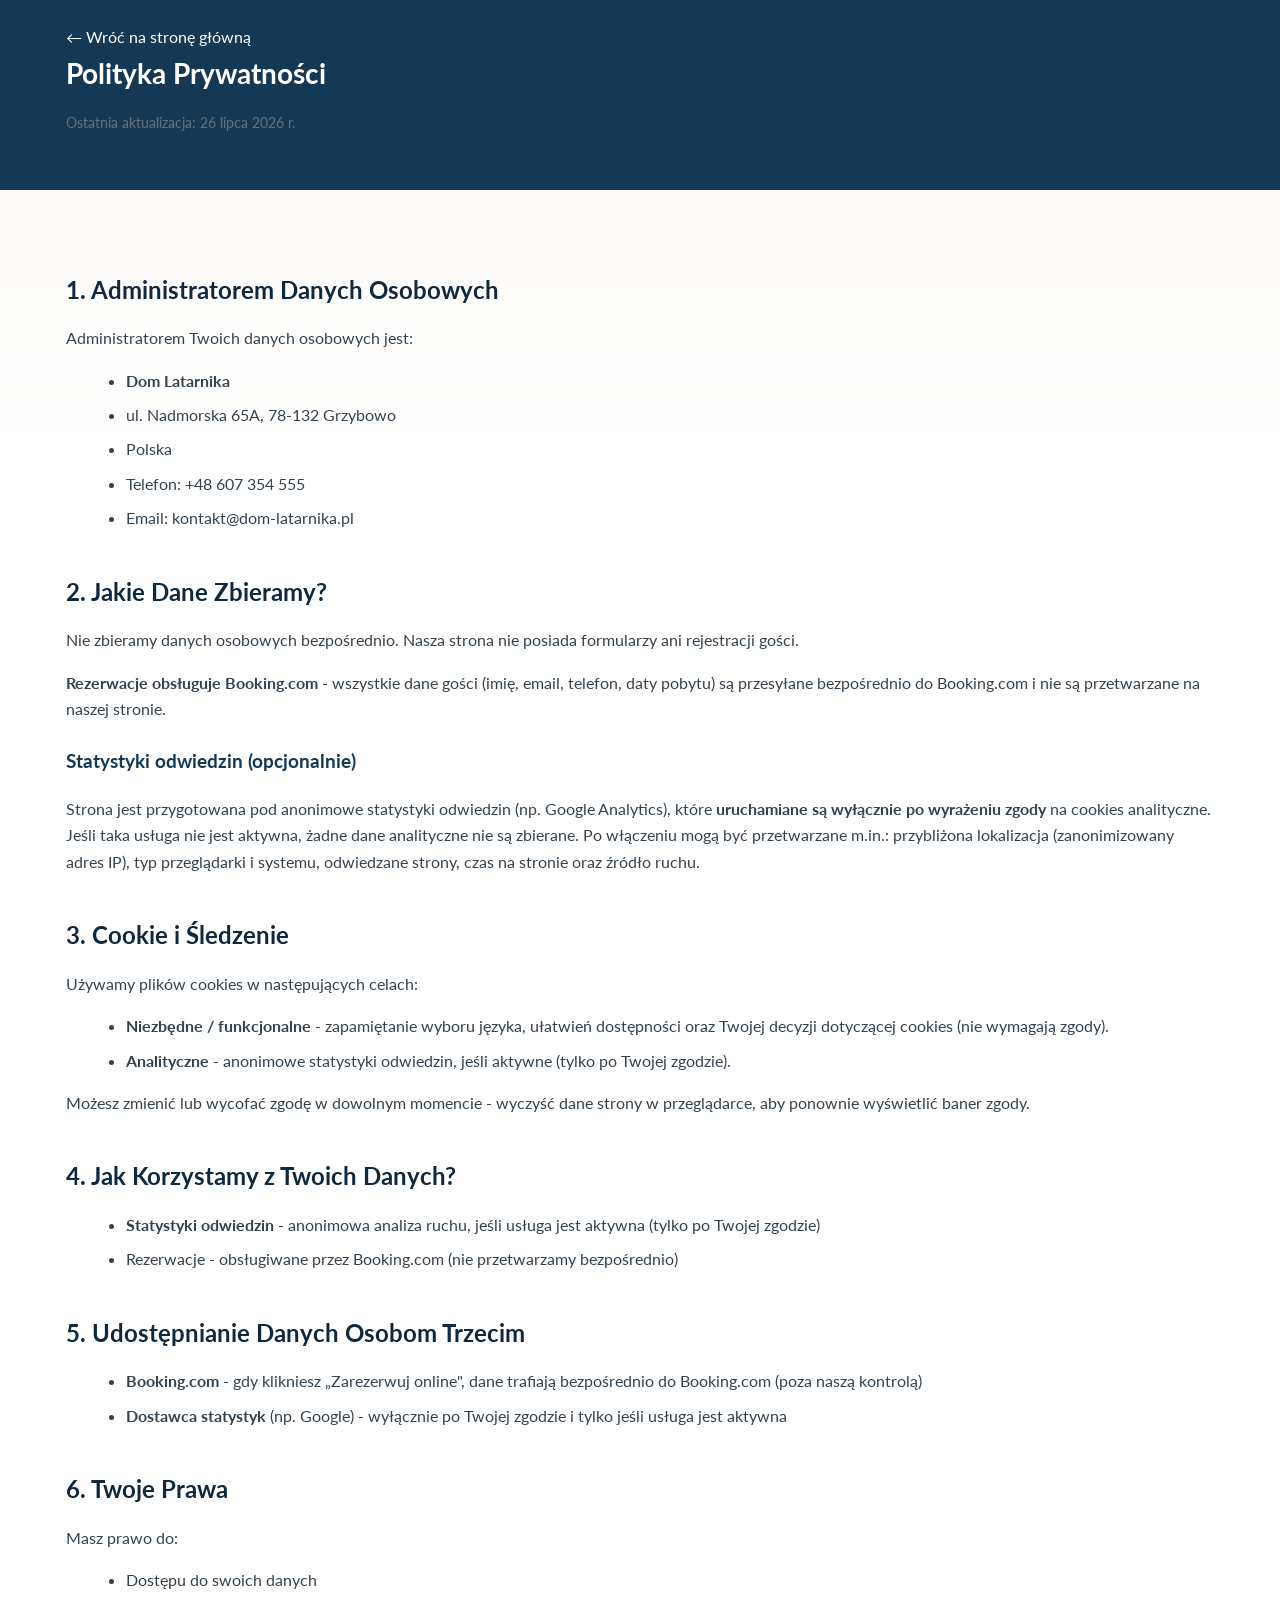
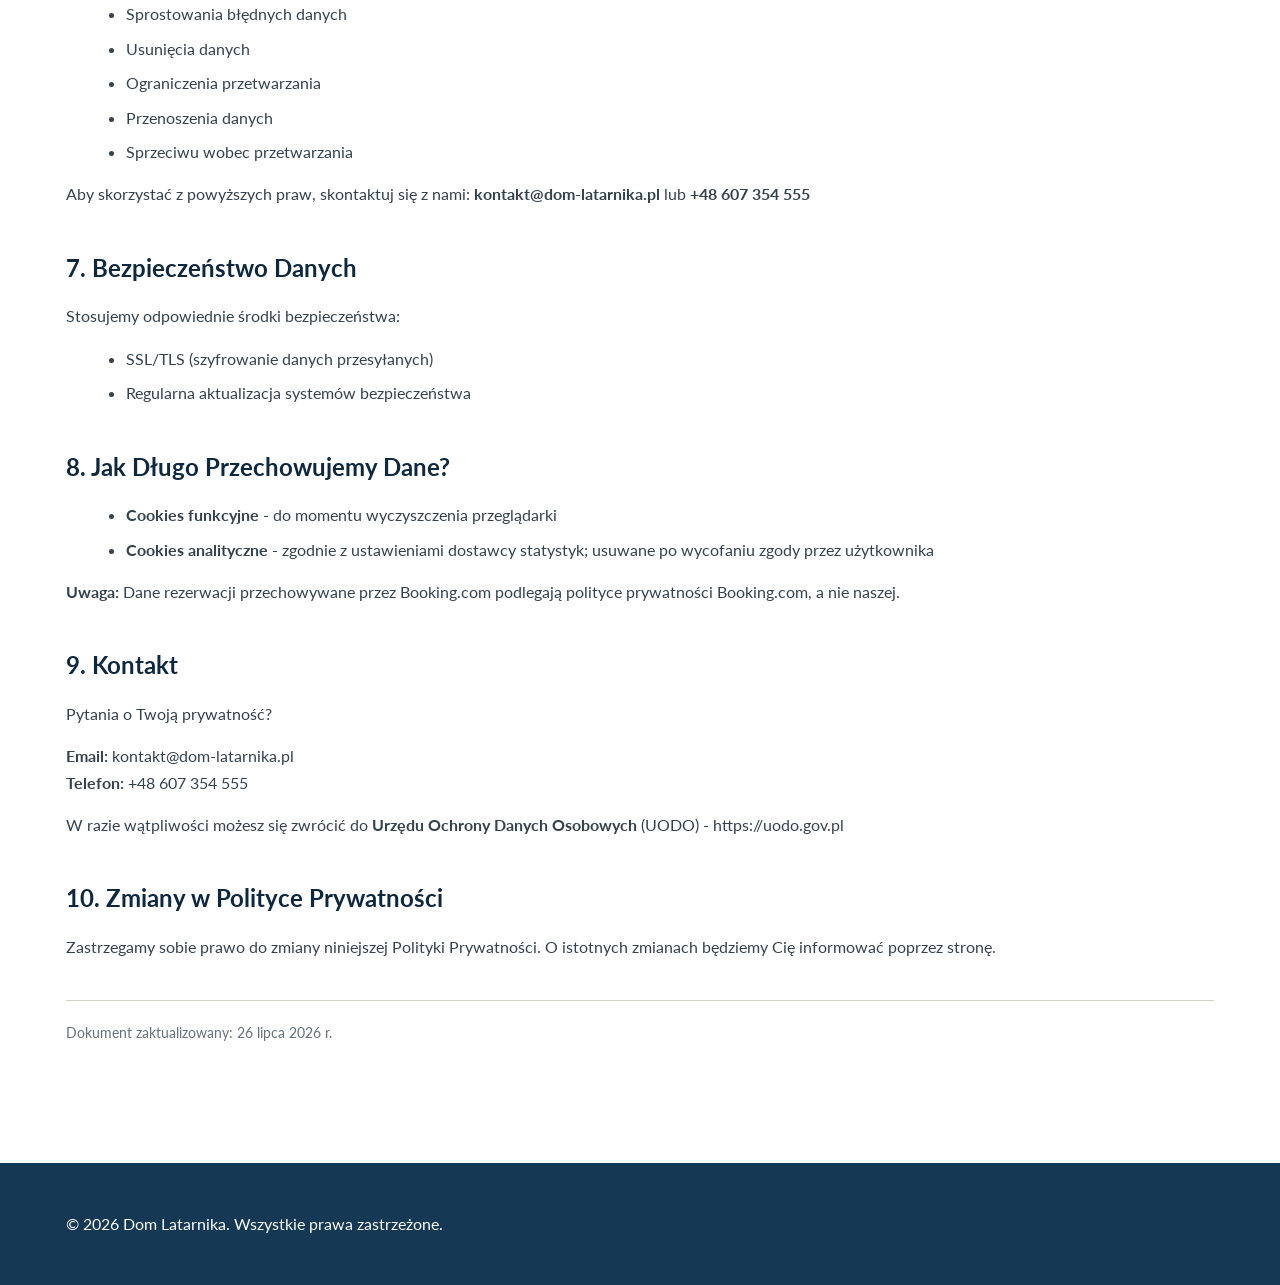
<file: privacy-policy.html>
<!DOCTYPE html>
<html lang="pl">
<head>
  <meta charset="utf-8">
  <meta name="viewport" content="width=device-width, initial-scale=1">
  <title>Polityka Prywatności - Dom Latarnika</title>
  <meta name="description" content="Polityka Prywatności i ochrony danych osobowych w Domu Latarnika.">
  <meta name="robots" content="index, follow">

  <!-- Open Graph -->
  <meta property="og:type" content="website">
  <meta property="og:url" content="https://dom-latarnika.pl/privacy-policy.html">
  <meta property="og:title" content="Polityka Prywatności - Dom Latarnika">

  <!-- Canonical -->
  <link rel="canonical" href="https://dom-latarnika.pl/privacy-policy.html">

  <!-- Favicon -->
  <link rel="icon" type="image/svg+xml" href="/favicon.svg">

  <link rel="preconnect" href="https://fonts.googleapis.com">
  <link rel="preconnect" href="https://fonts.gstatic.com" crossorigin>
  <link href="https://fonts.googleapis.com/css2?family=Lato:wght@300;400;700;900&amp;display=swap" rel="stylesheet">
  <style>
    :root {
      --navy: #153955;
      --navy-strong: #0e2840;
      --sand: #f7f3ec;
      --text: #34424e;
      --muted: #66717b;
      --accent: #b76e53;
      --white: #fff;
      --max: 1180px;
      --header: 92px;
    }

    * { box-sizing: border-box; }
    html { scroll-behavior: smooth; }
    body {
      margin: 0;
      font-family: "Lato", Arial, Helvetica, sans-serif;
      font-size: 16px;
      line-height: 1.65;
      color: var(--text);
      background: linear-gradient(180deg, #fbf9f5 0%, #fff 16%, #fff 100%);
    }

    a { text-decoration: none; color: var(--accent); }
    a:hover { text-decoration: underline; }

    .container {
      max-width: var(--max);
      margin: 0 auto;
      padding: 0 16px;
    }

    header {
      background: var(--navy);
      color: var(--white);
      padding: 24px 0;
      position: sticky;
      top: 0;
      z-index: 100;
    }

    header h1 {
      margin: 0;
      font-size: 28px;
    }

    header a {
      color: var(--white);
      margin-right: 32px;
    }

    main {
      padding: 40px 0;
      min-height: 60vh;
    }

    h2 {
      color: var(--navy-strong);
      margin-top: 40px;
      margin-bottom: 16px;
    }

    h3 {
      color: var(--navy);
      margin-top: 24px;
    }

    ul, ol {
      margin-left: 20px;
    }

    li {
      margin-bottom: 8px;
    }

    .last-updated {
      color: var(--muted);
      font-size: 14px;
      margin-bottom: 32px;
    }

    footer {
      background: var(--navy);
      color: var(--white);
      padding: 32px 0;
      margin-top: 64px;
    }

    footer a {
      color: var(--sand);
    }
  </style>
</head>
<body>
  <header>
    <div class="container">
      <a href="/" style="color: var(--white);">← Wróć na stronę główną</a>
      <h1>Polityka Prywatności</h1>
      <p class="last-updated">Ostatnia aktualizacja: 26 lipca 2026 r.</p>
    </div>
  </header>

  <main>
    <div class="container">
      <h2>1. Administratorem Danych Osobowych</h2>
      <p>Administratorem Twoich danych osobowych jest:</p>
      <ul>
        <li><strong>Dom Latarnika</strong></li>
        <li>ul. Nadmorska 65A, 78-132 Grzybowo</li>
        <li>Polska</li>
        <li>Telefon: +48 607 354 555</li>
        <li>Email: kontakt@dom-latarnika.pl</li>
      </ul>

      <h2>2. Jakie Dane Zbieramy?</h2>
      <p>Nie zbieramy danych osobowych bezpośrednio. Nasza strona nie posiada formularzy ani rejestracji gości.</p>

      <p><strong>Rezerwacje obsługuje Booking.com</strong> - wszystkie dane gości (imię, email, telefon, daty pobytu) są przesyłane bezpośrednio do Booking.com i nie są przetwarzane na naszej stronie.</p>

      <h3>Statystyki odwiedzin (opcjonalnie)</h3>
      <p>Strona jest przygotowana pod anonimowe statystyki odwiedzin (np. Google Analytics), które <strong>uruchamiane są wyłącznie po wyrażeniu zgody</strong> na cookies analityczne. Jeśli taka usługa nie jest aktywna, żadne dane analityczne nie są zbierane. Po włączeniu mogą być przetwarzane m.in.: przybliżona lokalizacja (zanonimizowany adres IP), typ przeglądarki i systemu, odwiedzane strony, czas na stronie oraz źródło ruchu.</p>

      <h2>3. Cookie i Śledzenie</h2>
      <p>Używamy plików cookies w następujących celach:</p>
      <ul>
        <li><strong>Niezbędne / funkcjonalne</strong> - zapamiętanie wyboru języka, ułatwień dostępności oraz Twojej decyzji dotyczącej cookies (nie wymagają zgody).</li>
        <li><strong>Analityczne</strong> - anonimowe statystyki odwiedzin, jeśli aktywne (tylko po Twojej zgodzie).</li>
      </ul>

      <p>Możesz zmienić lub wycofać zgodę w dowolnym momencie - wyczyść dane strony w przeglądarce, aby ponownie wyświetlić baner zgody.</p>

      <h2>4. Jak Korzystamy z Twoich Danych?</h2>
      <ul>
        <li><strong>Statystyki odwiedzin</strong> - anonimowa analiza ruchu, jeśli usługa jest aktywna (tylko po Twojej zgodzie)</li>
        <li>Rezerwacje - obsługiwane przez Booking.com (nie przetwarzamy bezpośrednio)</li>
      </ul>

      <h2>5. Udostępnianie Danych Osobom Trzecim</h2>
      <ul>
        <li><strong>Booking.com</strong> - gdy klikniesz „Zarezerwuj online", dane trafiają bezpośrednio do Booking.com (poza naszą kontrolą)</li>
        <li><strong>Dostawca statystyk</strong> (np. Google) - wyłącznie po Twojej zgodzie i tylko jeśli usługa jest aktywna</li>
      </ul>

      <h2>6. Twoje Prawa</h2>
      <p>Masz prawo do:</p>
      <ul>
        <li>Dostępu do swoich danych</li>
        <li>Sprostowania błędnych danych</li>
        <li>Usunięcia danych</li>
        <li>Ograniczenia przetwarzania</li>
        <li>Przenoszenia danych</li>
        <li>Sprzeciwu wobec przetwarzania</li>
      </ul>

      <p>Aby skorzystać z powyższych praw, skontaktuj się z nami: <strong>kontakt@dom-latarnika.pl</strong> lub <strong>+48 607 354 555</strong></p>

      <h2>7. Bezpieczeństwo Danych</h2>
      <p>Stosujemy odpowiednie środki bezpieczeństwa:</p>
      <ul>
        <li>SSL/TLS (szyfrowanie danych przesyłanych)</li>
        <li>Regularna aktualizacja systemów bezpieczeństwa</li>
      </ul>

      <h2>8. Jak Długo Przechowujemy Dane?</h2>
      <ul>
        <li><strong>Cookies funkcyjne</strong> - do momentu wyczyszczenia przeglądarki</li>
        <li><strong>Cookies analityczne</strong> - zgodnie z ustawieniami dostawcy statystyk; usuwane po wycofaniu zgody przez użytkownika</li>
      </ul>
      <p><strong>Uwaga:</strong> Dane rezerwacji przechowywane przez Booking.com podlegają polityce prywatności Booking.com, a nie naszej.</p>

      <h2>9. Kontakt</h2>
      <p>Pytania o Twoją prywatność?</p>
      <p>
        <strong>Email:</strong> kontakt@dom-latarnika.pl<br>
        <strong>Telefon:</strong> +48 607 354 555
      </p>

      <p>W razie wątpliwości możesz się zwrócić do <strong>Urzędu Ochrony Danych Osobowych</strong> (UODO) - https://uodo.gov.pl</p>

      <h2>10. Zmiany w Polityce Prywatności</h2>
      <p>Zastrzegamy sobie prawo do zmiany niniejszej Polityki Prywatności. O istotnych zmianach będziemy Cię informować poprzez stronę.</p>

      <p style="margin-top: 40px; padding-top: 20px; border-top: 1px solid #d7d2c9; color: var(--muted); font-size: 14px;">
        Dokument zaktualizowany: 26 lipca 2026 r.
      </p>
    </div>
  </main>

  <footer>
    <div class="container">
      <p>&copy; 2026 Dom Latarnika. Wszystkie prawa zastrzeżone.</p>
    </div>
  </footer>
</body>
</html>
</file>
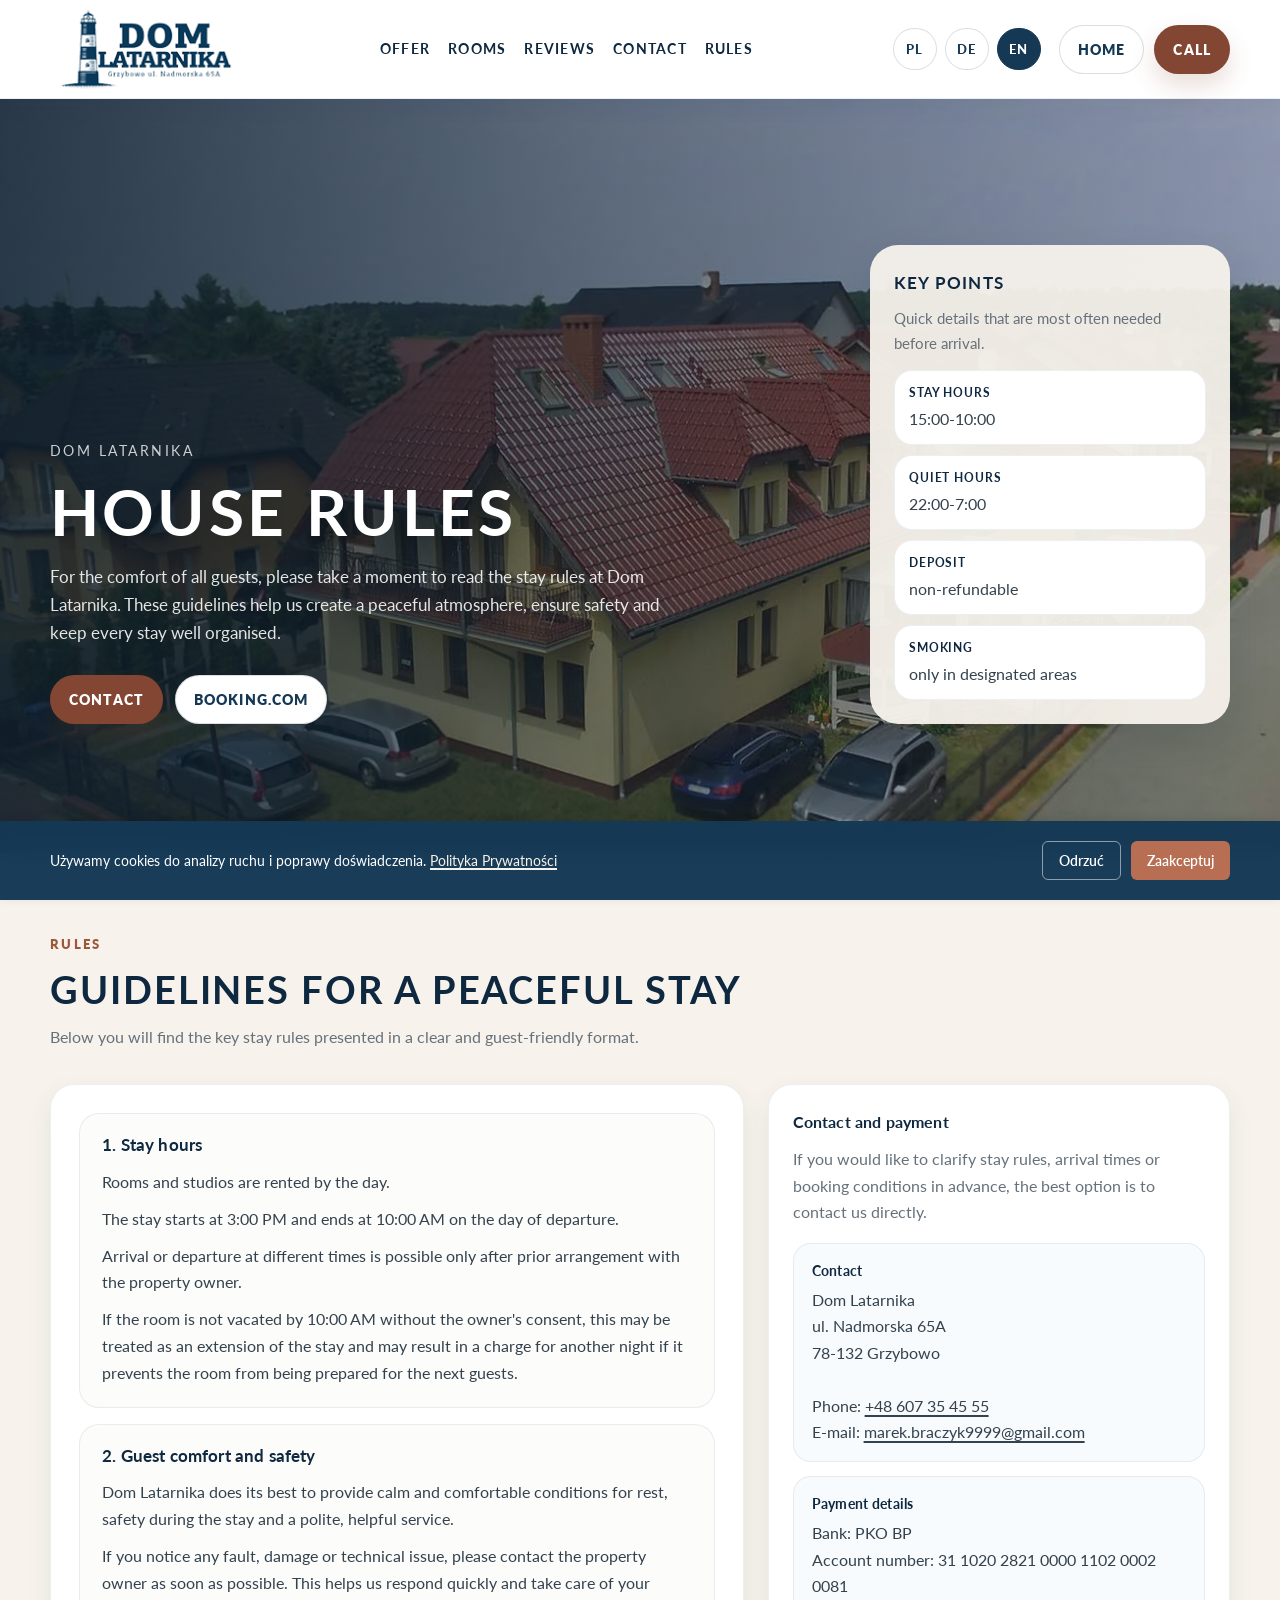
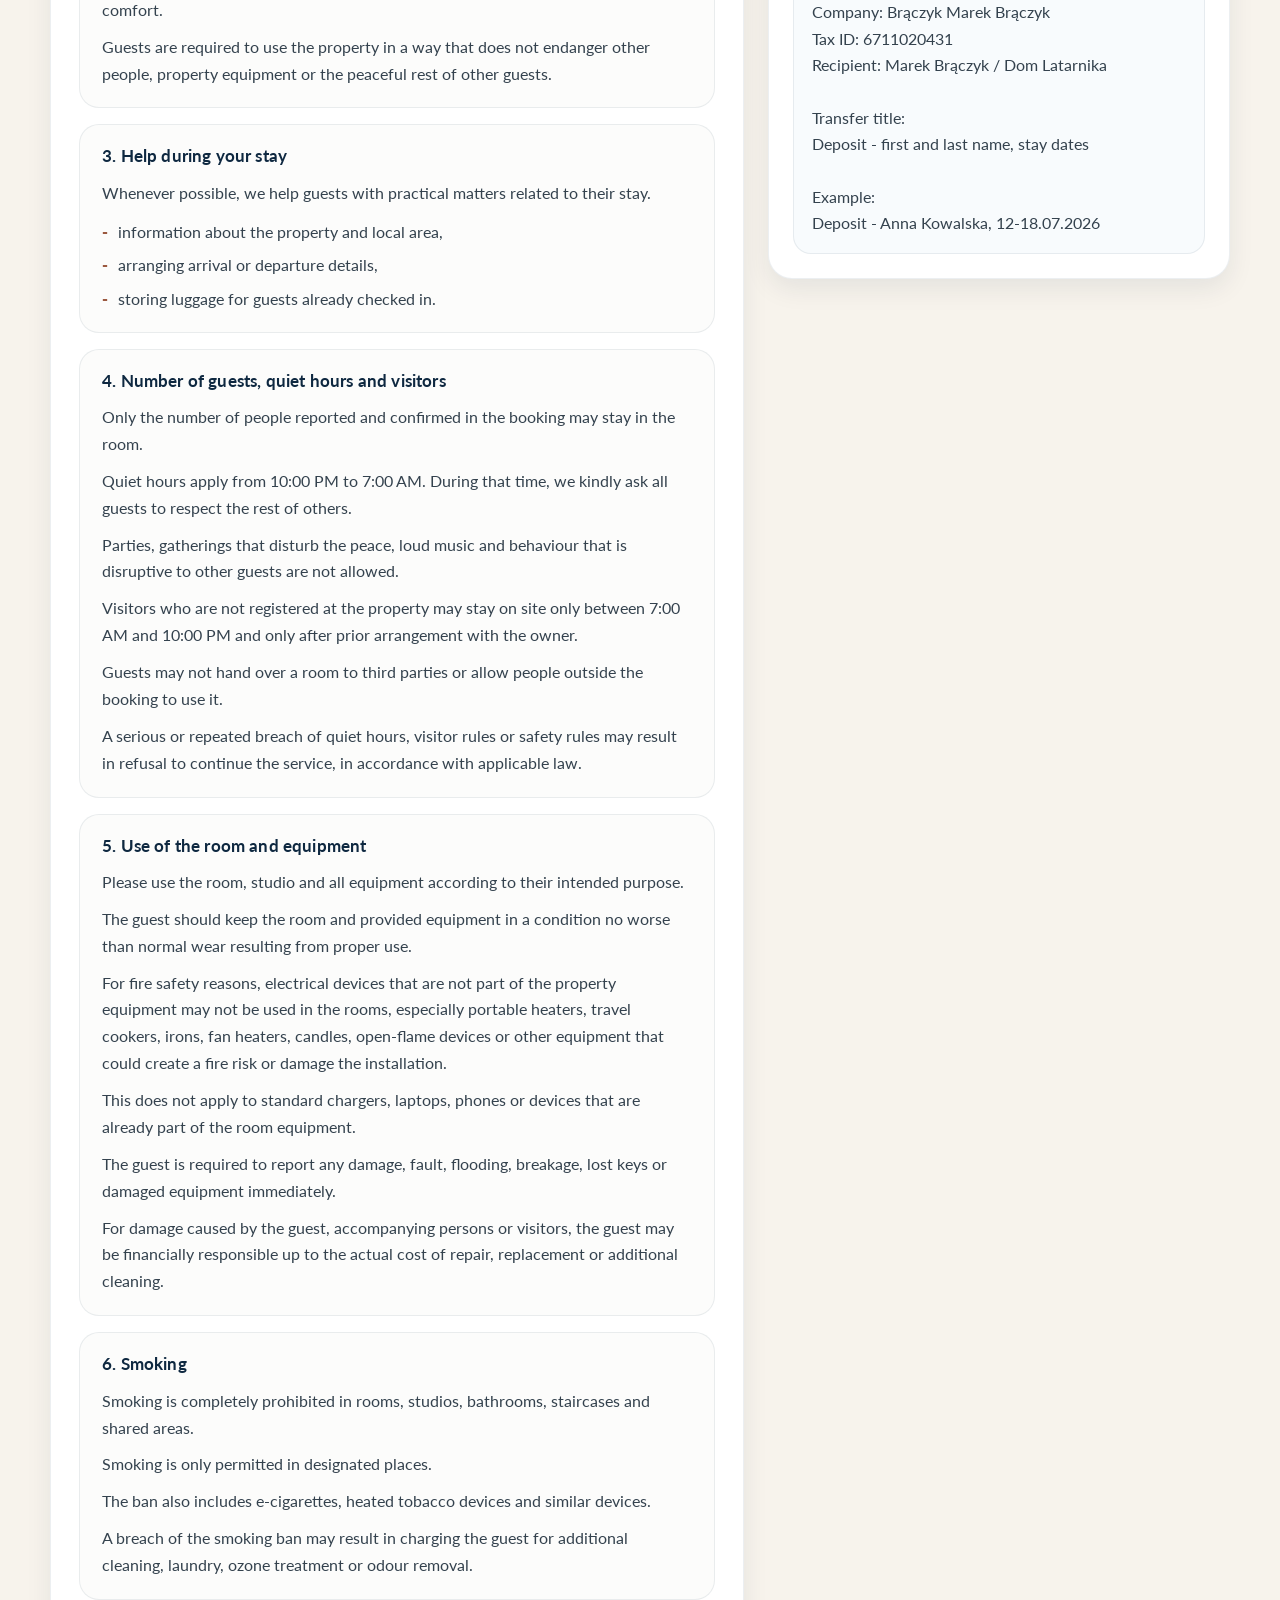
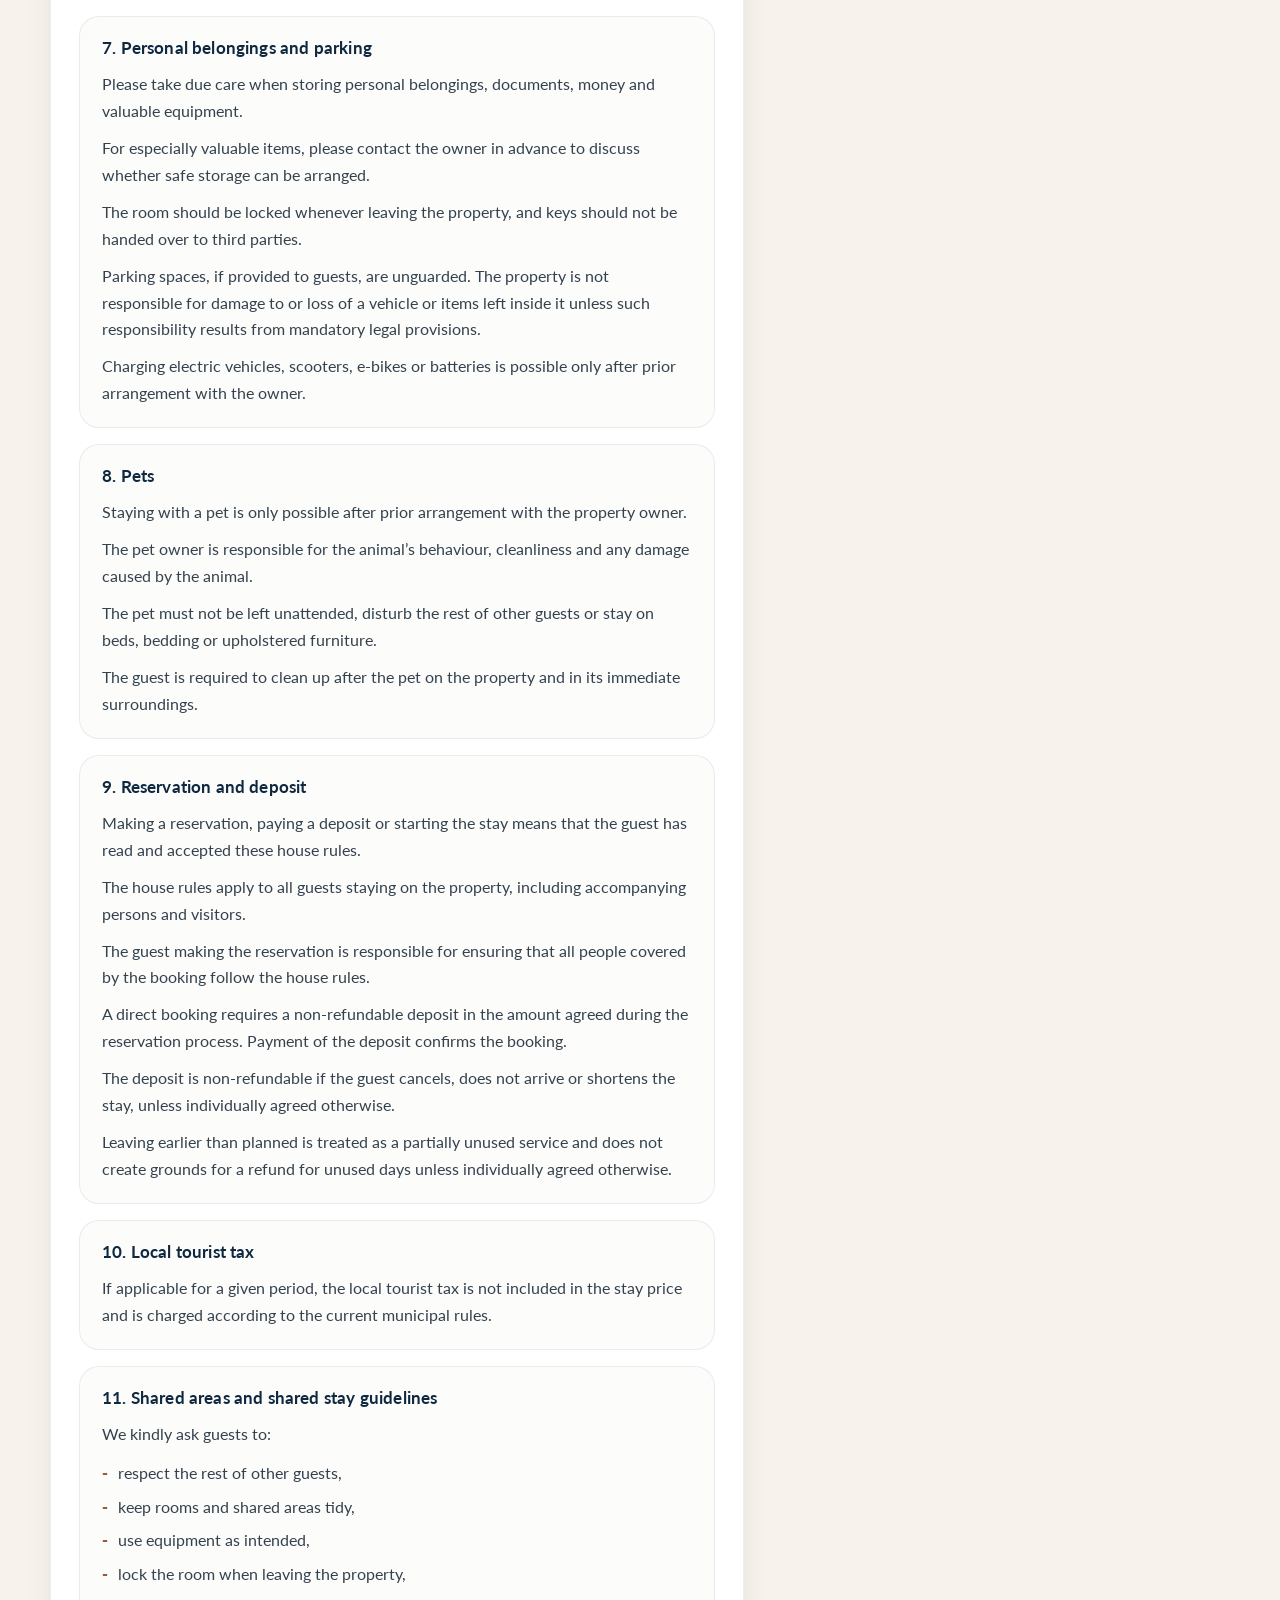
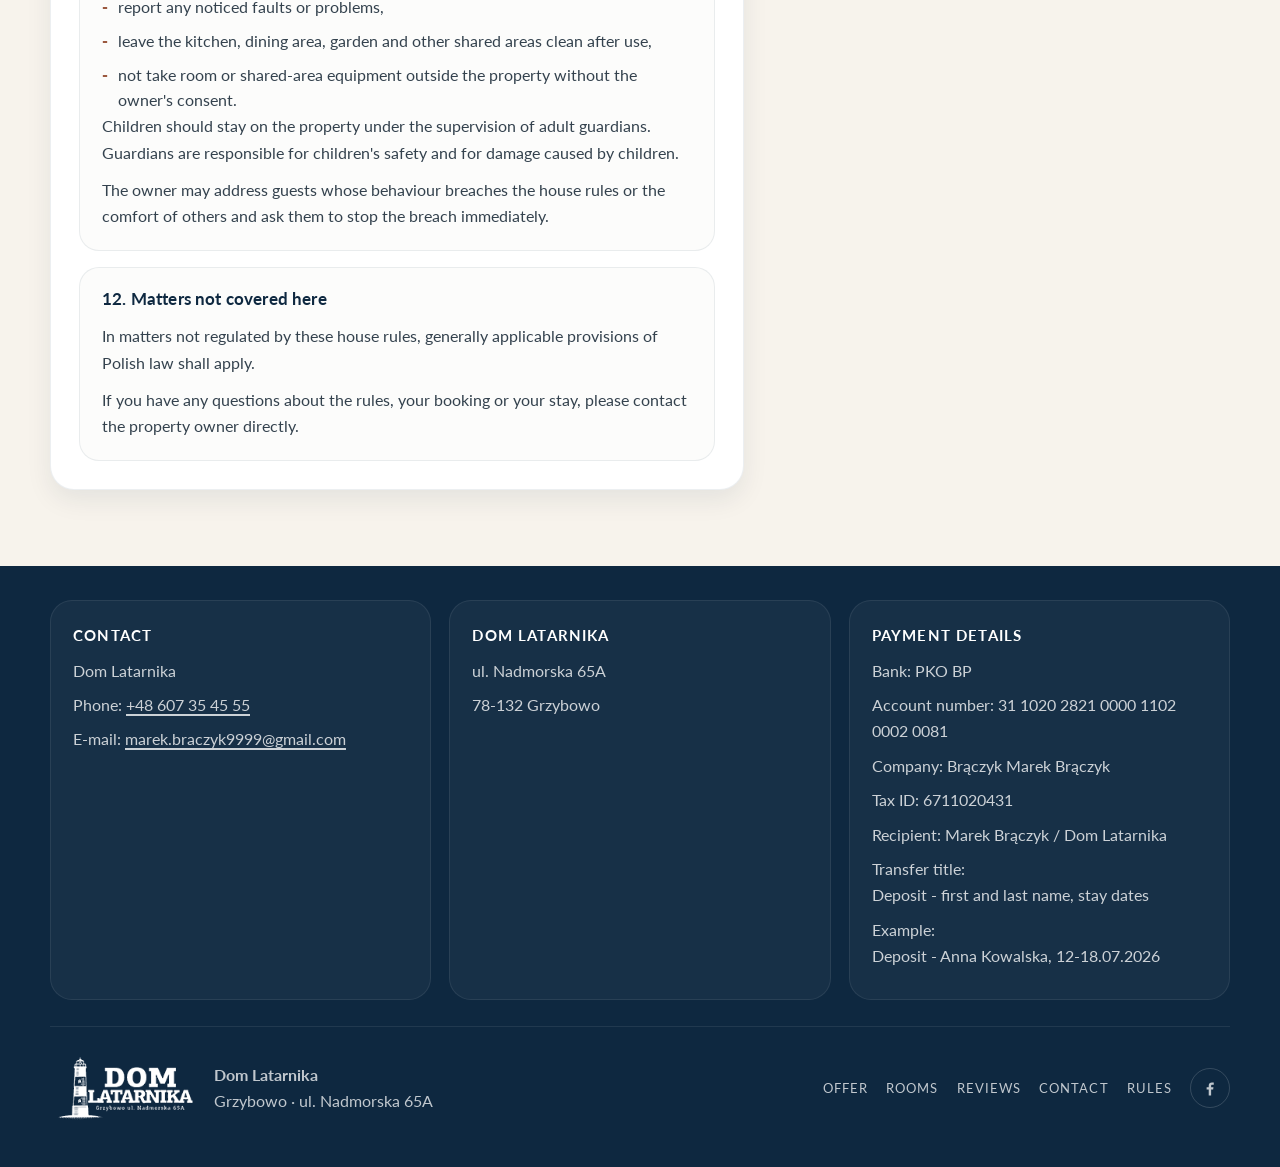
<file: regulamin.html>
<!DOCTYPE html>
<html lang="pl">
<head>
  <meta charset="utf-8">
  <meta name="viewport" content="width=device-width, initial-scale=1">
  <title>Regulamin - Dom Latarnika w Grzybowie</title>
  <meta name="description" content="Regulamin pobytu w Domu Latarnika w Grzybowie - zasady rezerwacji, płatności, anulowania.">
  <meta name="robots" content="index, follow">

  <!-- Open Graph -->
  <meta property="og:type" content="website">
  <meta property="og:url" content="https://dom-latarnika.pl/regulamin.html">
  <meta property="og:title" content="Regulamin - Dom Latarnika">
  <meta property="og:description" content="Regulamin pobytu - zasady rezerwacji, płatności, anulowania.">

  <!-- Canonical -->
  <link rel="canonical" href="https://dom-latarnika.pl/regulamin.html">

  <!-- Favicon -->
  <link rel="icon" type="image/svg+xml" href="/favicon.svg">

  <!-- Cookie Consent -->
  <link rel="stylesheet" href="assets/cookie-consent.css">

  <link rel="preconnect" href="https://fonts.googleapis.com">
  <link rel="preconnect" href="https://fonts.gstatic.com" crossorigin>
  <link href="https://fonts.googleapis.com/css2?family=Lato:wght@300;400;700;900&amp;display=swap" rel="stylesheet">
  <style>
    :root{
      --navy:#153955;
      --navy-strong:#0e2840;
      --sand:#f7f3ec;
      --text:#34424e;
      --muted:#66717b;
      --accent:#b76e53;
      --accent-strong:#9b583f;
      --accent-dark:#834633;
      --white:#fff;
      --line:#d7d2c9;
      --shadow:0 18px 42px rgba(14,40,64,.12);
      --shadow-soft:0 10px 26px rgba(14,40,64,.08);
      --max:1180px;
      --header:92px;
    }

    *{box-sizing:border-box}
    html{scroll-behavior:smooth}
    body{
      margin:0;
      font-family:"Lato",Arial,Helvetica,sans-serif;
      font-size:16px;
      line-height:1.65;
      color:var(--text);
      background:linear-gradient(180deg,#fbf9f5 0%,#fff 16%,#fff 100%);
    }
    img{display:block;max-width:100%}
    a{text-decoration:none;color:inherit}
    button{font:inherit}
    :focus-visible{
      outline:3px solid #f6c667;
      outline-offset:3px;
    }
    @media (prefers-reduced-motion: reduce){
      html{scroll-behavior:auto}
      *,*::before,*::after{
        animation:none !important;
        transition:none !important;
      }
      [data-reveal]{
        opacity:1 !important;
        transform:none !important;
      }
    }

    .skip-link{
      position:absolute;
      left:-999px;
      top:12px;
      z-index:200;
      background:#fff;
      color:#111;
      padding:10px 14px;
      border:2px solid #111;
    }
    .skip-link:focus{left:12px}
    .sr-only{
      position:absolute;
      width:1px;
      height:1px;
      padding:0;
      margin:-1px;
      overflow:hidden;
      clip:rect(0,0,0,0);
      white-space:nowrap;
      border:0;
    }
    .a11y-panel{
      position:fixed;
      top:calc(var(--header) + 12px);
      right:16px;
      z-index:180;
      width:min(320px,calc(100% - 24px));
      padding:16px;
      border:1px solid rgba(21,57,85,.12);
      border-radius:20px;
      background:rgba(255,255,255,.98);
      box-shadow:var(--shadow-soft);
    }
    .a11y-panel[hidden]{
      display:none;
    }
    .a11y-panel-head{
      display:flex;
      align-items:center;
      justify-content:space-between;
      gap:10px;
      margin-bottom:12px;
    }
    .a11y-panel-head strong{
      color:var(--navy-strong);
      font-size:.92rem;
      text-transform:uppercase;
      letter-spacing:.08em;
    }
    .a11y-panel-close{
      width:36px;
      height:36px;
      border:1px solid rgba(21,57,85,.12);
      border-radius:999px;
      background:#fff;
      color:var(--navy);
      cursor:pointer;
    }
    .a11y-panel-text{
      margin:0 0 12px;
      color:var(--muted);
      font-size:.92rem;
    }
    .a11y-panel-actions{
      display:flex;
      flex-wrap:wrap;
      gap:8px;
    }
    .a11y-toggle{
      display:inline-flex;
      align-items:center;
      justify-content:center;
      min-height:40px;
      padding:8px 12px;
      border:1px solid rgba(21,57,85,.12);
      border-radius:999px;
      background:#fff;
      color:var(--navy);
      font-size:.8rem;
      font-weight:800;
      letter-spacing:.04em;
      cursor:pointer;
      transition:background .2s ease,border-color .2s ease,transform .2s ease;
    }
    .a11y-toggle:hover{
      background:#f8fbfd;
      border-color:rgba(21,57,85,.24);
      transform:translateY(-1px);
    }
    .a11y-toggle[aria-pressed="true"]{
      background:var(--navy);
      border-color:var(--navy);
      color:#fff;
    }
    body.a11y-large-text{
      font-size:20px;
    }
    body.a11y-large-text .button{
      font-size:1.06rem;
      min-height:52px;
      padding:14px 20px;
    }
    body.a11y-large-text h1{
      font-size:clamp(2.4rem,6vw,5.2rem);
    }
    body.a11y-large-text h2{
      font-size:clamp(1.8rem,3.5vw,3rem);
    }
    body.a11y-large-text .a11y-panel{
      padding:20px;
      width:min(360px,calc(100% - 24px));
    }
    body.a11y-large-text .a11y-panel-head strong{
      font-size:1rem;
    }
    body.a11y-large-text .a11y-panel-text{
      font-size:1rem;
    }
    body.a11y-large-text .a11y-toggle{
      min-height:48px;
      padding:10px 14px;
      font-size:.88rem;
    }
    body.a11y-large-text .card{
      border-radius:28px;
    }
    body.a11y-large-text .card h3{
      font-size:1.1rem;
    }
    body.a11y-large-text .hero-panel{
      padding:28px;
    }
    body.a11y-large-text .hero-panel h2{
      font-size:1.2rem;
    }
    body.a11y-high-contrast{
      --text:#000;
      --muted:#000;
      --line:#000;
      --navy:#000080;
      --navy-strong:#000080;
      --accent:#0066ff;
      --accent-strong:#0033cc;
      --accent-dark:#000080;
      background:#fff;
    }
    body.a11y-high-contrast .button-secondary,
    body.a11y-high-contrast .card,
    body.a11y-high-contrast .google-review-link{
      border-color:#000;
      border-width:2px;
    }
    body.a11y-high-contrast .button-primary{
      background:#000080;
      color:#fff;
    }
    body.a11y-high-contrast a{
      color:#0066ff;
      text-decoration:underline;
    }
    body.a11y-reduce-motion *,
    body.a11y-reduce-motion *::before,
    body.a11y-reduce-motion *::after{
      animation:none !important;
      transition:none !important;
    }
    body.a11y-reduce-motion [data-reveal]{
      opacity:1 !important;
      transform:none !important;
    }

    .container{
      width:min(calc(100% - 32px),var(--max));
      margin:0 auto;
    }

    .site-header{
      position:sticky;
      top:0;
      z-index:100;
      background:rgba(255,255,255,.94);
      backdrop-filter:blur(14px);
      border-bottom:1px solid rgba(21,57,85,.08);
      box-shadow:0 8px 20px rgba(14,40,64,.05);
    }
    .header-inner{
      min-height:var(--header);
      display:grid;
      grid-template-columns:auto 1fr auto auto;
      align-items:center;
      gap:18px;
    }
    .brand{
      display:flex;
      align-items:center;
      min-width:0;
    }
    .brand img{
      width:190px;
      height:auto;
    }
    .main-nav{
      justify-self:center;
    }
    .main-nav ul{
      margin:0;
      padding:0;
      list-style:none;
      display:flex;
      align-items:center;
      gap:18px;
      flex-wrap:wrap;
      justify-content:center;
    }
    .main-nav a{
      position:relative;
      display:inline-flex;
      padding:6px 0;
      color:var(--navy-strong);
      font-size:.86rem;
      text-transform:uppercase;
      letter-spacing:.09em;
      font-weight:700;
    }
    .main-nav a::after{
      content:"";
      position:absolute;
      left:0;
      bottom:-5px;
      width:100%;
      height:2px;
      background:var(--accent);
      transform:scaleX(0);
      transform-origin:left;
      transition:transform .22s ease;
    }
    .main-nav a:hover::after,
    .main-nav a:focus-visible::after{
      transform:scaleX(1);
    }
    .lang-switcher{
      display:flex;
      align-items:center;
      gap:8px;
    }
    .lang-switcher button{
      min-width:44px;
      min-height:42px;
      border:1px solid rgba(21,57,85,.16);
      background:#fff;
      color:var(--navy);
      border-radius:999px;
      font-size:.8rem;
      font-weight:900;
      letter-spacing:.08em;
      cursor:pointer;
      transition:background .2s ease,color .2s ease,border-color .2s ease;
    }
    .lang-switcher button.is-active{
      background:var(--navy);
      color:#fff;
      border-color:var(--navy);
    }
    .header-actions{
      display:flex;
      align-items:center;
      gap:10px;
    }
    .menu-toggle{
      display:none;
      width:46px;
      height:46px;
      padding:0;
      border:1px solid rgba(21,57,85,.16);
      border-radius:14px;
      background:#fff;
      cursor:pointer;
      position:relative;
    }
    .menu-toggle span,
    .menu-toggle::before,
    .menu-toggle::after{
      content:"";
      position:absolute;
      left:50%;
      width:20px;
      height:2px;
      border-radius:999px;
      background:var(--navy-strong);
      transform:translateX(-50%);
      transition:transform .22s ease,opacity .22s ease;
    }
    .menu-toggle span{top:22px}
    .menu-toggle::before{top:16px}
    .menu-toggle::after{top:28px}
    .menu-toggle[aria-expanded="true"] span{opacity:0}
    .menu-toggle[aria-expanded="true"]::before{transform:translateX(-50%) rotate(45deg);top:22px}
    .menu-toggle[aria-expanded="true"]::after{transform:translateX(-50%) rotate(-45deg);top:22px}

    .button{
      display:inline-flex;
      align-items:center;
      justify-content:center;
      min-height:48px;
      padding:12px 18px;
      border-radius:999px;
      border:1px solid transparent;
      font-size:.88rem;
      text-transform:uppercase;
      letter-spacing:.08em;
      font-weight:800;
      text-align:center;
      transition:transform .2s ease,background .2s ease,color .2s ease,border-color .2s ease,box-shadow .2s ease;
    }
    .button:hover{transform:translateY(-1px)}
    .button-primary{
      background:var(--accent-dark);
      color:#fff;
      box-shadow:0 12px 24px rgba(131,70,51,.18);
    }
    .button-primary:hover{background:var(--accent-strong)}
    .button-secondary{
      background:#fff;
      color:var(--navy);
      border-color:rgba(21,57,85,.16);
    }
    .button-secondary:hover{
      background:#f8fbfd;
      border-color:rgba(21,57,85,.28);
    }
    main p a:not(.button),
    main li a:not(.button),
    aside a:not(.button),
    footer .footer-card a{
      text-decoration:underline;
      text-decoration-thickness:1.5px;
      text-underline-offset:.16em;
    }

    .page-hero{
      position:relative;
      overflow:hidden;
      background:
        linear-gradient(90deg,rgba(10,28,43,.84) 0%,rgba(10,28,43,.56) 48%,rgba(10,28,43,.30) 100%),
        url("img/building/aerial.webp") center/cover no-repeat;
      color:#fff;
    }
    .page-hero-inner{
      min-height:460px;
      display:grid;
      grid-template-columns:minmax(0,1.2fr) minmax(300px,.8fr);
      gap:28px;
      align-items:end;
      padding:70px 0 54px;
    }
    .hero-copy{
      max-width:740px;
    }
    .hero-kicker{
      display:inline-block;
      margin-bottom:16px;
      font-size:.86rem;
      text-transform:uppercase;
      letter-spacing:.18em;
      color:rgba(255,255,255,.78);
    }
    .page-hero h1{
      margin:0;
      font-size:clamp(2.3rem,5vw,4.8rem);
      line-height:1.03;
      text-transform:uppercase;
      letter-spacing:.05em;
      text-shadow:0 10px 24px rgba(0,0,0,.2);
    }
    .page-hero p{
      margin:18px 0 0;
      max-width:620px;
      color:rgba(255,255,255,.88);
      font-size:1.06rem;
    }
    .hero-buttons{
      display:flex;
      flex-wrap:wrap;
      gap:12px;
      margin-top:28px;
    }
    .hero-panel{
      justify-self:end;
      width:min(100%,360px);
      background:rgba(247,243,236,.95);
      border-radius:28px;
      padding:24px;
      box-shadow:var(--shadow);
      color:var(--text);
    }
    .hero-panel h2{
      margin:0 0 8px;
      color:var(--navy-strong);
      text-transform:uppercase;
      letter-spacing:.07em;
      font-size:1.08rem;
    }
    .hero-panel p{
      margin:0 0 14px;
      color:var(--muted);
      font-size:.95rem;
    }
    .hero-list{
      margin:0;
      padding:0;
      list-style:none;
      display:grid;
      gap:10px;
    }
    .hero-list li{
      background:#fff;
      border:1px solid rgba(21,57,85,.08);
      border-radius:18px;
      padding:12px 14px;
    }
    .hero-list strong{
      display:block;
      color:var(--navy-strong);
      text-transform:uppercase;
      letter-spacing:.07em;
      font-size:.78rem;
      margin-bottom:2px;
    }

    main section{
      padding:76px 0;
      scroll-margin-top:calc(var(--header) + 18px);
    }
    .section-soft{background:var(--sand)}
    .section-head{
      max-width:760px;
      margin-bottom:34px;
    }
    .section-kicker{
      display:inline-block;
      margin-bottom:12px;
      color:var(--accent-strong);
      font-size:.82rem;
      font-weight:800;
      letter-spacing:.18em;
      text-transform:uppercase;
    }
    .section-title{
      margin:0;
      color:var(--navy-strong);
      font-size:clamp(1.7rem,3vw,2.8rem);
      line-height:1.1;
      text-transform:uppercase;
      letter-spacing:.05em;
    }
    .section-text{
      margin:14px 0 0;
      color:var(--muted);
      font-size:1rem;
    }
    .lang-content{
      display:none;
    }
    html[lang="pl"] .lang-content[data-lang="pl"],
    html[lang="de"] .lang-content[data-lang="de"],
    html[lang="en"] .lang-content[data-lang="en"]{
      display:block;
    }

    .card{
      background:#fff;
      border:1px solid rgba(21,57,85,.08);
      border-radius:24px;
      box-shadow:var(--shadow-soft);
    }
    .rules-layout{
      display:grid;
      grid-template-columns:minmax(0,1.2fr) minmax(280px,.8fr);
      gap:24px;
      align-items:start;
    }
    .rules-card{
      padding:28px;
    }
    .rules-stack{
      display:grid;
      gap:16px;
    }
    .rule-block{
      padding:20px 22px;
      border:1px solid rgba(21,57,85,.08);
      border-radius:20px;
      background:#fcfcfb;
    }
    .rule-block h3{
      margin:0 0 12px;
      color:var(--navy-strong);
      font-size:1.08rem;
      line-height:1.3;
      letter-spacing:.01em;
      text-align:left;
    }
    .rule-block p{
      margin:0;
      color:var(--text);
      line-height:1.68;
    }
    .rule-block p + p{
      margin-top:10px;
    }
    .rule-sublist{
      margin:12px 0 0;
      padding-left:0;
      list-style:none;
    }
    .rule-sublist li{
      position:relative;
      padding-left:16px;
      margin-top:8px;
      color:var(--text);
      line-height:1.6;
    }
    .rule-sublist li::before{
      content:"-";
      position:absolute;
      left:0;
      top:0;
      color:var(--accent-strong);
      font-weight:800;
    }
    .rules-aside{
      padding:24px;
    }
    .rules-aside h3{
      margin:0 0 10px;
      color:var(--navy-strong);
      font-size:1.02rem;
      letter-spacing:.01em;
    }
    .rules-aside p{
      margin:0 0 14px;
      color:var(--muted);
    }
    .mini-contact{
      display:grid;
      gap:14px;
      margin-top:18px;
    }
    .mini-contact .mini-box{
      padding:16px 18px;
      border-radius:18px;
      background:#f8fbfd;
      border:1px solid rgba(21,57,85,.08);
    }
    .mini-contact strong{
      display:block;
      margin-bottom:4px;
      color:var(--navy-strong);
      letter-spacing:.02em;
      font-size:.86rem;
    }

    footer{
      padding:34px 0 40px;
      background:var(--navy-strong);
      color:rgba(255,255,255,.74);
    }
    .footer-top{
      display:grid;
      grid-template-columns:repeat(3,minmax(0,1fr));
      gap:18px;
      margin-bottom:26px;
    }
    .footer-card{
      padding:22px;
      border:1px solid rgba(255,255,255,.08);
      border-radius:22px;
      background:rgba(255,255,255,.04);
    }
    .footer-card h3{
      margin:0 0 10px;
      color:#fff;
      font-size:.92rem;
      text-transform:uppercase;
      letter-spacing:.08em;
    }
    .footer-card p{
      margin:0 0 8px;
      color:rgba(255,255,255,.78);
    }
    .footer-card a:hover{color:#fff}
    .footer-inner{
      display:flex;
      flex-wrap:wrap;
      justify-content:space-between;
      gap:20px;
      align-items:center;
      padding-top:22px;
      border-top:1px solid rgba(255,255,255,.08);
    }
    .footer-brand{
      display:flex;
      align-items:center;
      gap:14px;
    }
    .footer-brand img{
      width:150px;
      height:auto;
    }
    .footer-links{
      display:flex;
      flex-wrap:wrap;
      gap:14px 18px;
      align-items:center;
    }
    .footer-links a{
      font-size:.84rem;
      text-transform:uppercase;
      letter-spacing:.08em;
    }
    .footer-links a:hover{color:#fff}
    .footer-links a.footer-social{
      display:inline-flex;
      align-items:center;
      justify-content:center;
      width:40px;
      height:40px;
      padding:0;
      border:1px solid rgba(255,255,255,.16);
      border-radius:999px;
    }
    .footer-links a.footer-social:hover{
      border-color:rgba(255,255,255,.34);
      background:rgba(255,255,255,.06);
    }
    .footer-links a.footer-social svg{
      width:18px;
      height:18px;
      fill:currentColor;
    }

    [data-reveal]{
      opacity:0;
      transform:translateY(20px);
      transition:opacity .55s ease,transform .55s ease;
    }
    [data-reveal].is-visible{
      opacity:1;
      transform:none;
    }

    @media (max-width:1080px){
      .header-inner{
        grid-template-columns:auto 1fr auto;
      }
      .main-nav{
        position:fixed;
        left:16px;
        right:16px;
        top:calc(var(--header) - 6px);
        z-index:90;
        display:none;
        background:#fff;
        border:1px solid rgba(21,57,85,.08);
        border-radius:22px;
        box-shadow:var(--shadow-soft);
        padding:22px;
      }
      .main-nav.is-open{display:block}
      .main-nav ul{
        flex-direction:column;
        align-items:flex-start;
        gap:14px;
      }
      .menu-toggle{display:block}
      .page-hero-inner,
      .rules-layout{
        grid-template-columns:1fr;
      }
      .hero-panel{
        justify-self:start;
      }
      .footer-top{
        grid-template-columns:1fr;
      }
    }

    @media (max-width:760px){
      :root{--header:84px}
      body{font-size:15px}
      .container{
        width:min(calc(100% - 24px),var(--max));
      }
      .header-inner{
        grid-template-columns:auto 1fr auto;
        gap:12px;
      }
      .brand img{width:150px}
      .lang-switcher{
        justify-self:end;
      }
      .lang-switcher button{
        min-width:38px;
        min-height:38px;
        font-size:.74rem;
      }
      .header-actions{display:none}
      .page-hero-inner{
        min-height:auto;
        padding:50px 0 36px;
      }
      .page-hero h1{
        font-size:clamp(2rem,10vw,3rem);
      }
      .hero-buttons{
        flex-direction:column;
        align-items:stretch;
      }
      .hero-buttons .button,
      .button{
        width:100%;
      }
      .rules-card,
      .rules-aside,
      .footer-card{
        padding:20px;
      }
      .footer-inner,
      .footer-brand{
        align-items:flex-start;
      }
      .footer-brand{
        flex-direction:column;
      }
      .footer-brand img{
        width:136px;
      }
    }
  </style>
</head>
<body>
  <a class="skip-link" href="#main" data-i18n="skip">Przejdź do treści</a>
  <aside class="a11y-panel" id="a11y-panel" hidden aria-label="Ułatwienia dostępności" data-i18n-aria-label="a11y_panel_aria">
    <div class="a11y-panel-head">
      <strong data-i18n="a11y_title">Ułatwienia</strong>
      <button class="a11y-panel-close" type="button" aria-label="Zamknij panel ułatwień" data-i18n-aria-label="a11y_close_aria">×</button>
    </div>
    <p class="a11y-panel-text" data-i18n="a11y_text">Dodatkowe ustawienia dla wygodniejszego korzystania ze strony.</p>
    <div class="a11y-panel-actions">
      <button class="a11y-toggle" type="button" data-a11y-toggle="motion" aria-pressed="false" data-i18n="a11y_motion">Mniej ruchu</button>
      <button class="a11y-toggle" type="button" data-a11y-toggle="text" aria-pressed="false" data-i18n="a11y_text_size">Większy tekst</button>
      <button class="a11y-toggle" type="button" data-a11y-toggle="contrast" aria-pressed="false" data-i18n="a11y_contrast">Wyższy kontrast</button>
    </div>
  </aside>
  <p class="sr-only" id="page-status" role="status" aria-live="polite" aria-atomic="true"></p>

  <header class="site-header">
    <div class="container header-inner">
      <a class="brand" href="index.html" aria-label="Dom Latarnika" data-i18n-aria-label="brand_home_aria">
        <img src="img/brand/logo-dark.png" alt="Dom Latarnika" width="190" height="98">
      </a>

      <nav class="main-nav" id="main-nav" aria-label="Główna nawigacja" data-i18n-aria-label="nav_main_aria">
        <ul>
          <li><a href="index.html#oferta" data-i18n="nav_offer">Oferta</a></li>
          <li><a href="index.html#pokoje" data-i18n="nav_rooms">Pokoje</a></li>
          <li><a href="index.html#opinie" data-i18n="nav_reviews">Opinie</a></li>
          <li><a href="index.html#kontakt" data-i18n="nav_contact">Kontakt</a></li>
          <li><a href="regulamin.html" aria-current="page" data-i18n="nav_rules">Regulamin</a></li>
        </ul>
      </nav>

      <div class="lang-switcher" role="group" aria-label="Wybór języka" data-i18n-aria-label="lang_switcher_aria">
        <button type="button" class="is-active" data-lang="pl" aria-pressed="true" aria-label="Język polski" data-i18n-aria-label="lang_pl_aria">PL</button>
        <button type="button" data-lang="de" aria-pressed="false" aria-label="Język niemiecki" data-i18n-aria-label="lang_de_aria">DE</button>
        <button type="button" data-lang="en" aria-pressed="false" aria-label="Język angielski" data-i18n-aria-label="lang_en_aria">EN</button>
      </div>

      <div class="header-actions">
        <a class="button button-secondary" href="index.html" data-i18n="home">Strona główna</a>
        <a class="button button-primary" href="tel:+48607354555" data-call-link data-i18n="call">Zadzwoń</a>
      </div>

      <button class="menu-toggle" type="button" id="menu-toggle" aria-expanded="false" aria-controls="main-nav" aria-label="Otwórz menu">
        <span></span>
      </button>
    </div>
  </header>

  <main id="main">
    <section class="page-hero" aria-label="Regulamin pobytu" data-i18n-aria-label="rules_hero_aria">
      <div class="container page-hero-inner">
        <div class="hero-copy" data-reveal>
          <div class="lang-content" data-lang="pl">
            <span class="hero-kicker">Dom Latarnika</span>
            <h1>Regulamin pobytu</h1>
            <p>Dla komfortu wszystkich Gości prosimy o zapoznanie się z zasadami pobytu w Domu Latarnika. Regulamin pomaga nam zadbać o spokojny wypoczynek, bezpieczeństwo oraz dobrą organizację pobytu.</p>
            <div class="hero-buttons">
              <a class="button button-primary" href="index.html#kontakt" data-i18n="nav_contact">Kontakt</a>
              <a class="button button-secondary" href="https://www.booking.com/hotel/pl/pensjonat-dom-latarnika.pl.html" target="_blank" rel="noopener">Booking.com</a>
            </div>
          </div>
          <div class="lang-content" data-lang="de">
            <span class="hero-kicker">Dom Latarnika</span>
            <h1>Hausordnung</h1>
            <p>Für den Komfort aller Gäste bitten wir Sie, sich mit den Regeln für den Aufenthalt im Dom Latarnika vertraut zu machen. Die Hausordnung hilft uns, für Ruhe, Sicherheit und eine gute Organisation des Aufenthalts zu sorgen.</p>
            <div class="hero-buttons">
              <a class="button button-primary" href="index.html#kontakt" data-i18n="nav_contact">Kontakt</a>
              <a class="button button-secondary" href="https://www.booking.com/hotel/pl/pensjonat-dom-latarnika.pl.html" target="_blank" rel="noopener">Booking.com</a>
            </div>
          </div>
          <div class="lang-content" data-lang="en">
            <span class="hero-kicker">Dom Latarnika</span>
            <h1>House rules</h1>
            <p>For the comfort of all guests, please take a moment to read the stay rules at Dom Latarnika. These guidelines help us create a peaceful atmosphere, ensure safety and keep every stay well organised.</p>
            <div class="hero-buttons">
              <a class="button button-primary" href="index.html#kontakt" data-i18n="nav_contact">Contact</a>
              <a class="button button-secondary" href="https://www.booking.com/hotel/pl/pensjonat-dom-latarnika.pl.html" target="_blank" rel="noopener">Booking.com</a>
            </div>
          </div>
        </div>

        <aside class="hero-panel" data-reveal>
          <div class="lang-content" data-lang="pl">
            <h2>Najważniejsze skróty</h2>
            <p>Szybkie informacje, które najczęściej są potrzebne przed przyjazdem.</p>
            <ul class="hero-list">
              <li>
                <strong>Doba pobytowa</strong>
                <span>15:00-10:00</span>
              </li>
              <li>
                <strong>Cisza nocna</strong>
                <span>22:00-7:00</span>
              </li>
              <li>
                <strong>Zadatek</strong>
                <span>bezzwrotny</span>
              </li>
              <li>
                <strong>Palenie</strong>
                <span>tylko w wyznaczonych miejscach</span>
              </li>
            </ul>
          </div>
          <div class="lang-content" data-lang="de">
            <h2>Wichtige Kürzel</h2>
            <p>Kurzinformationen, die vor der Anreise am häufigsten gebraucht werden.</p>
            <ul class="hero-list">
              <li>
                <strong>Aufenthaltszeit</strong>
                <span>15:00-10:00</span>
              </li>
              <li>
                <strong>Nachtruhe</strong>
                <span>22:00-7:00</span>
              </li>
              <li>
                <strong>Anzahlung</strong>
                <span>nicht erstattungsfähig</span>
              </li>
              <li>
                <strong>Rauchen</strong>
                <span>nur in ausgewiesenen Bereichen</span>
              </li>
            </ul>
          </div>
          <div class="lang-content" data-lang="en">
            <h2>Key points</h2>
            <p>Quick details that are most often needed before arrival.</p>
            <ul class="hero-list">
              <li>
                <strong>Stay hours</strong>
                <span>15:00-10:00</span>
              </li>
              <li>
                <strong>Quiet hours</strong>
                <span>22:00-7:00</span>
              </li>
              <li>
                <strong>Deposit</strong>
                <span>non-refundable</span>
              </li>
              <li>
                <strong>Smoking</strong>
                <span>only in designated areas</span>
              </li>
            </ul>
          </div>
        </aside>
      </div>
    </section>

    <section class="section-soft">
      <div class="container">
        <div class="section-head" data-reveal>
          <div class="lang-content" data-lang="pl">
            <span class="section-kicker">Regulamin</span>
            <h2 class="section-title">Zasady spokojnego pobytu</h2>
            <p class="section-text">Poniżej znajdziesz najważniejsze zasady pobytu przygotowane w czytelnym i przyjaznym układzie.</p>
          </div>
          <div class="lang-content" data-lang="de">
            <span class="section-kicker">Regeln</span>
            <h2 class="section-title">Regeln für einen ruhigen Aufenthalt</h2>
            <p class="section-text">Unten finden Sie die wichtigsten Regeln für den Aufenthalt in einer klaren und freundlichen Form.</p>
          </div>
          <div class="lang-content" data-lang="en">
            <span class="section-kicker">Rules</span>
            <h2 class="section-title">Guidelines for a peaceful stay</h2>
            <p class="section-text">Below you will find the key stay rules presented in a clear and guest-friendly format.</p>
          </div>
        </div>

        <div class="rules-layout">
          <article class="card rules-card lang-content" data-lang="pl" data-reveal>
            <div class="rules-stack">
              <div class="rule-block">
                <h3>1. Doba pobytowa</h3>
                <p>Pokój lub studio wynajmowane jest na doby.</p>
                <p>Doba pobytowa rozpoczyna się o godzinie 15:00 i kończy o godzinie 10:00 w dniu wyjazdu.</p>
                <p>Przyjazd lub wyjazd w innych godzinach możliwy jest wyłącznie po wcześniejszym uzgodnieniu z właścicielem obiektu.</p>
                <p>Nieopuszczenie pokoju do godziny 10:00 bez zgody właściciela może zostać potraktowane jako przedłużenie pobytu i skutkować naliczeniem opłaty za kolejną dobę, jeśli uniemożliwia przygotowanie pokoju dla następnych Gości.</p>
              </div>
              <div class="rule-block">
                <h3>2. Komfort i bezpieczeństwo Gości</h3>
                <p>Dom Latarnika dokłada starań, aby zapewnić Gościom spokojne i komfortowe warunki wypoczynku, bezpieczeństwo podczas pobytu oraz uprzejmą i pomocną obsługę.</p>
                <p>W przypadku zauważenia awarii, usterki lub innego problemu technicznego prosimy o możliwie szybki kontakt z właścicielem obiektu. Pozwoli nam to sprawnie zareagować i zadbać o komfort pobytu.</p>
                <p>Goście zobowiązani są do korzystania z obiektu w sposób niezagrażający bezpieczeństwu innych osób, mieniu obiektu ani spokojnemu wypoczynkowi pozostałych Gości.</p>
              </div>
              <div class="rule-block">
                <h3>3. Pomoc podczas pobytu</h3>
                <p>W miarę możliwości organizacyjnych pomagamy Gościom w sprawach związanych z pobytem.</p>
                <ul class="rule-sublist">
                  <li>udzielenia informacji dotyczących obiektu i okolicy,</li>
                  <li>ustalenia szczegółów przyjazdu lub wyjazdu,</li>
                  <li>przechowania bagażu Gości zameldowanych w obiekcie.</li>
                </ul>
              </div>
              <div class="rule-block">
                <h3>4. Liczba osób, cisza nocna i odwiedziny</h3>
                <p>W pokoju może przebywać wyłącznie liczba osób zgłoszona i potwierdzona w rezerwacji.</p>
                <p>W obiekcie obowiązuje cisza nocna w godzinach 22:00-7:00. Prosimy o zachowanie w tym czasie spokoju oraz poszanowanie wypoczynku pozostałych Gości.</p>
                <p>Organizowanie imprez, spotkań zakłócających spokój, głośne odtwarzanie muzyki oraz zachowanie uciążliwe dla innych Gości jest zabronione.</p>
                <p>Osoby niezameldowane mogą przebywać na terenie obiektu wyłącznie w godzinach 7:00-22:00, po wcześniejszym uzgodnieniu z właścicielem.</p>
                <p>Gość nie może przekazywać pokoju osobom trzecim ani udostępniać go osobom nieobjętym rezerwacją.</p>
                <p>Rażące lub powtarzające się naruszenie ciszy nocnej, zasad odwiedzin albo bezpieczeństwa może skutkować odmową dalszego świadczenia usługi, zgodnie z obowiązującymi przepisami.</p>
              </div>
              <div class="rule-block">
                <h3>5. Korzystanie z pokoju i wyposażenia</h3>
                <p>Prosimy o korzystanie z pokoju, studia oraz wyposażenia zgodnie z ich przeznaczeniem.</p>
                <p>Gość powinien utrzymywać pokój oraz przekazane wyposażenie w stanie niepogorszonym ponad normalne zużycie wynikające z prawidłowego korzystania.</p>
                <p>Ze względów bezpieczeństwa przeciwpożarowego w pokojach nie wolno używać urządzeń elektrycznych, które nie stanowią wyposażenia obiektu, w szczególności grzałek, kuchenek turystycznych, żelazek, farelek, świec, urządzeń z otwartym ogniem oraz innych sprzętów mogących stwarzać ryzyko pożaru lub uszkodzenia instalacji.</p>
                <p>Zakaz nie dotyczy standardowych ładowarek, laptopów, telefonów ani sprzętów będących wyposażeniem pokoju.</p>
                <p>Gość zobowiązany jest do niezwłocznego zgłoszenia każdej szkody, awarii, zalania, stłuczenia, zagubienia kluczy lub uszkodzenia wyposażenia.</p>
                <p>Za szkody powstałe z winy Gościa, osób mu towarzyszących lub osób odwiedzających Gość może ponosić odpowiedzialność materialną do wysokości rzeczywistych kosztów naprawy, wymiany lub dodatkowego sprzątania.</p>
              </div>
              <div class="rule-block">
                <h3>6. Palenie</h3>
                <p>W pokojach, studiach, łazienkach, na klatkach schodowych oraz w częściach wspólnych obowiązuje całkowity zakaz palenia.</p>
                <p>Palenie możliwe jest wyłącznie w miejscach do tego wyznaczonych.</p>
                <p>Zakaz obejmuje również papierosy elektroniczne, podgrzewacze tytoniu oraz inne podobne urządzenia.</p>
                <p>Naruszenie zakazu palenia może skutkować obciążeniem Gościa kosztami dodatkowego sprzątania, prania tekstyliów, ozonowania lub usunięcia zapachu.</p>
              </div>
              <div class="rule-block">
                <h3>7. Rzeczy osobiste i parking</h3>
                <p>Prosimy o zachowanie należytej staranności przy przechowywaniu rzeczy osobistych, dokumentów, pieniędzy oraz wartościowego sprzętu.</p>
                <p>W przypadku rzeczy szczególnie wartościowych prosimy o wcześniejszy kontakt z właścicielem w celu ustalenia możliwości ich bezpiecznego przechowania.</p>
                <p>Pokój należy zamykać przy każdym opuszczeniu obiektu, a kluczy nie należy przekazywać osobom trzecim.</p>
                <p>Miejsca parkingowe, jeśli są udostępniane Gościom, mają charakter niestrzeżony. Obiekt nie ponosi odpowiedzialności za uszkodzenie lub utratę pojazdu albo pozostawionych w nim rzeczy, chyba że odpowiedzialność taka wynika z bezwzględnie obowiązujących przepisów prawa.</p>
                <p>Ładowanie pojazdów elektrycznych, hulajnóg, rowerów elektrycznych lub akumulatorów możliwe jest wyłącznie po wcześniejszym uzgodnieniu z właścicielem.</p>
              </div>
              <div class="rule-block">
                <h3>8. Zwierzęta</h3>
                <p>Pobyt ze zwierzęciem możliwy jest wyłącznie po wcześniejszym uzgodnieniu z właścicielem obiektu.</p>
                <p>Właściciel zwierzęcia odpowiada za jego zachowanie, zachowanie czystości oraz ewentualne szkody spowodowane przez zwierzę.</p>
                <p>Zwierzę nie może pozostawać bez opieki, zakłócać wypoczynku pozostałych Gości ani przebywać na łóżkach, pościeli lub tapicerowanych elementach wyposażenia.</p>
                <p>Gość zobowiązany jest do sprzątania po zwierzęciu na terenie obiektu oraz w jego najbliższym otoczeniu.</p>
              </div>
              <div class="rule-block">
                <h3>9. Rezerwacja i zadatek</h3>
                <p>Dokonanie rezerwacji, wpłata zadatku lub rozpoczęcie pobytu oznacza zapoznanie się z regulaminem oraz akceptację jego postanowień.</p>
                <p>Regulamin obowiązuje wszystkich Gości przebywających na terenie obiektu, w tym osoby towarzyszące oraz osoby odwiedzające.</p>
                <p>Gość dokonujący rezerwacji odpowiada za przestrzeganie regulaminu przez wszystkie osoby objęte rezerwacją.</p>
                <p>Rezerwacja bezpośrednia wymaga wpłaty bezzwrotnego zadatku w wysokości ustalonej podczas rezerwacji. Wpłata zadatku potwierdza rezerwację pobytu.</p>
                <p>Zadatek jest bezzwrotny w przypadku rezygnacji z pobytu, nieprzyjazdu lub skrócenia pobytu przez Gościa, chyba że strony indywidualnie ustalą inaczej.</p>
                <p>Rezygnacja z części pobytu po przyjeździe traktowana jest jako niewykorzystanie zamówionej usługi i nie stanowi podstawy do zwrotu płatności za niewykorzystane dni, chyba że strony indywidualnie ustalą inaczej.</p>
              </div>
              <div class="rule-block">
                <h3>10. Opłata klimatyczna</h3>
                <p>Opłata klimatyczna, jeśli obowiązuje w danym terminie, nie jest wliczona w cenę pobytu i pobierana jest zgodnie z aktualnymi zasadami obowiązującymi w gminie.</p>
              </div>
              <div class="rule-block">
                <h3>11. Części wspólne i zasady wspólnego wypoczynku</h3>
                <p>Prosimy Gości o:</p>
                <ul class="rule-sublist">
                  <li>poszanowanie wypoczynku innych osób,</li>
                  <li>dbanie o porządek w pokojach i częściach wspólnych,</li>
                  <li>korzystanie z wyposażenia zgodnie z przeznaczeniem,</li>
                  <li>zamykanie pokoju przy opuszczaniu obiektu,</li>
                  <li>zgłaszanie zauważonych usterek lub problemów,</li>
                  <li>pozostawianie po sobie czystości w kuchni, jadalni, ogrodzie i innych częściach wspólnych,</li>
                  <li>niewynoszenie wyposażenia pokoju ani części wspólnych poza teren obiektu bez zgody właściciela.</li>
                </ul>
                <p>Dzieci powinny przebywać na terenie obiektu pod opieką dorosłych opiekunów. Opiekunowie ponoszą odpowiedzialność za bezpieczeństwo dzieci oraz szkody spowodowane przez dzieci.</p>
                <p>Właściciel może zwrócić uwagę Gościom, których zachowanie narusza regulamin lub komfort innych osób, oraz poprosić o niezwłoczne zaprzestanie naruszeń.</p>
              </div>
              <div class="rule-block">
                <h3>12. Sprawy nieuregulowane</h3>
                <p>W sprawach nieuregulowanych niniejszym regulaminem zastosowanie mają powszechnie obowiązujące przepisy prawa polskiego.</p>
                <p>W przypadku pytań dotyczących regulaminu, rezerwacji lub pobytu prosimy o kontakt z właścicielem obiektu.</p>
              </div>
            </div>
          </article>

          <aside class="card rules-aside lang-content" data-lang="pl" data-reveal>
            <h3>Kontakt i płatności</h3>
            <p>Jeśli chcesz doprecyzować zasady pobytu, godziny przyjazdu lub warunki rezerwacji, najlepiej skontaktować się z nami bezpośrednio.</p>
            <div class="mini-contact">
              <div class="mini-box">
                <strong>Kontakt</strong>
                Dom Latarnika<br>
                ul. Nadmorska 65A<br>
                78-132 Grzybowo<br><br>
                Telefon: <a href="tel:+48607354555" data-call-link>+48 607 35 45 55</a><br>
                E-mail: <a href="mailto:marek.braczyk9999@gmail.com">marek.braczyk9999@gmail.com</a>
              </div>
              <div class="mini-box">
                <strong>Dane do płatności</strong>
                Bank: PKO BP<br>
                Numer rachunku: 31 1020 2821 0000 1102 0002 0081<br>
                Firma: Brączyk Marek Brączyk<br>
                NIP: 6711020431<br>
                Odbiorca: Marek Brączyk / Dom Latarnika<br><br>
                Tytuł przelewu:<br>
                Zadatek - imię i nazwisko, termin pobytu<br><br>
                Przykład:<br>
                Zadatek - Anna Kowalska, 12-18.07.2026
              </div>
            </div>
          </aside>

          <article class="card rules-card lang-content" data-lang="de" data-reveal>
            <div class="rules-stack">
              <div class="rule-block">
                <h3>1. Aufenthaltszeit</h3>
                <p>Zimmer und Studios werden tageweise vermietet.</p>
                <p>Die Aufenthaltszeit beginnt um 15:00 Uhr und endet am Abreisetag um 10:00 Uhr.</p>
                <p>Anreise oder Abreise zu anderen Zeiten ist ausschließlich nach vorheriger Absprache mit der Eigentümerin möglich.</p>
                <p>Wird das Zimmer ohne Zustimmung der Eigentümerin nicht bis 10:00 Uhr verlassen, kann dies als Verlängerung des Aufenthalts behandelt werden und eine Gebühr für eine weitere Nacht auslösen, wenn dadurch die Vorbereitung des Zimmers für die nächsten Gäste verhindert wird.</p>
              </div>
              <div class="rule-block">
                <h3>2. Komfort und Sicherheit der Gäste</h3>
                <p>Dom Latarnika bemüht sich um ruhige und komfortable Erholungsbedingungen, Sicherheit während des Aufenthalts sowie einen freundlichen und hilfsbereiten Service.</p>
                <p>Wenn Sie eine Störung, einen Defekt oder ein technisches Problem bemerken, bitten wir um möglichst schnelle Kontaktaufnahme. So können wir rasch reagieren und für den Komfort des Aufenthalts sorgen.</p>
                <p>Gäste sind verpflichtet, das Objekt so zu nutzen, dass weder die Sicherheit anderer Personen, das Eigentum des Objekts noch die ruhige Erholung anderer Gäste gefährdet werden.</p>
              </div>
              <div class="rule-block">
                <h3>3. Hilfe während des Aufenthalts</h3>
                <p>Im Rahmen der organisatorischen Möglichkeiten unterstützen wir unsere Gäste in Angelegenheiten rund um den Aufenthalt.</p>
                <ul class="rule-sublist">
                  <li>Informationen über das Haus und die Umgebung,</li>
                  <li>Abstimmung von Anreise- oder Abreisedetails,</li>
                  <li>Aufbewahrung des Gepäcks von eingecheckten Gästen.</li>
                </ul>
              </div>
              <div class="rule-block">
                <h3>4. Personenzahl, Nachtruhe und Besuche</h3>
                <p>Im Zimmer dürfen sich nur die in der Reservierung angemeldete und bestätigte Anzahl von Personen aufhalten.</p>
                <p>Im Haus gilt Nachtruhe von 22:00 bis 7:00 Uhr. Bitte achten Sie in dieser Zeit auf Ruhe und den Erholungsbedarf anderer Gäste.</p>
                <p>Partys, Treffen, die die Ruhe stören, laute Musik und Verhalten, das für andere Gäste belastend ist, sind nicht gestattet.</p>
                <p>Nicht angemeldete Personen dürfen sich ausschließlich zwischen 7:00 und 22:00 Uhr und nur nach vorheriger Absprache mit der Eigentümerin im Objekt aufhalten.</p>
                <p>Gäste dürfen Zimmer nicht an Dritte weitergeben oder Personen außerhalb der Reservierung zur Nutzung überlassen.</p>
                <p>Eine erhebliche oder wiederholte Verletzung der Nachtruhe, der Besuchsregeln oder der Sicherheitsregeln kann gemäß den geltenden Vorschriften zur Verweigerung der weiteren Leistung führen.</p>
              </div>
              <div class="rule-block">
                <h3>5. Nutzung von Zimmer und Ausstattung</h3>
                <p>Bitte nutzen Sie Zimmer, Studios und Ausstattung entsprechend ihrer Bestimmung.</p>
                <p>Der Gast soll das Zimmer und die überlassene Ausstattung in einem Zustand erhalten, der über die normale Abnutzung bei ordnungsgemäßer Nutzung nicht hinausgeht.</p>
                <p>Aus Brandschutzgründen dürfen in den Zimmern keine elektrischen Geräte verwendet werden, die nicht zur Ausstattung des Hauses gehören, insbesondere Heizplatten, Reisekocher, Bügeleisen, Heizlüfter, Kerzen, Geräte mit offenem Feuer oder andere Geräte mit Brand- oder Installationsrisiko.</p>
                <p>Ausgenommen sind übliche Ladegeräte, Laptops, Telefone sowie Geräte, die zur Zimmerausstattung gehören.</p>
                <p>Der Gast ist verpflichtet, jeden Schaden, Defekt, Wasserschaden, Glasbruch, Schlüsselverlust oder jede Beschädigung der Ausstattung unverzüglich zu melden.</p>
                <p>Für Schäden, die durch den Gast, Begleitpersonen oder Besucher verursacht werden, kann der Gast bis zur Höhe der tatsächlichen Kosten für Reparatur, Ersatz oder zusätzliche Reinigung materiell haften.</p>
              </div>
              <div class="rule-block">
                <h3>6. Rauchen</h3>
                <p>In Zimmern, Studios, Badezimmern, Treppenhäusern und Gemeinschaftsbereichen gilt ein vollständiges Rauchverbot.</p>
                <p>Rauchen ist ausschließlich an dafür vorgesehenen Orten erlaubt.</p>
                <p>Das Verbot umfasst auch E-Zigaretten, Tabakerhitzer und ähnliche Geräte.</p>
                <p>Ein Verstoß gegen das Rauchverbot kann dazu führen, dass dem Gast die Kosten für zusätzliche Reinigung, Wäsche, Ozonbehandlung oder Geruchsbeseitigung berechnet werden.</p>
              </div>
              <div class="rule-block">
                <h3>7. Persönliche Gegenstände und Parkplatz</h3>
                <p>Bitte gehen Sie sorgfältig mit persönlichen Gegenständen, Dokumenten, Geld und wertvoller Ausrüstung um.</p>
                <p>Bei besonders wertvollen Gegenständen bitten wir um vorherige Kontaktaufnahme, um Möglichkeiten einer sicheren Aufbewahrung zu besprechen.</p>
                <p>Das Zimmer ist bei jedem Verlassen des Objekts abzuschließen, und Schlüssel dürfen nicht an Dritte weitergegeben werden.</p>
                <p>Parkplätze, sofern sie Gästen zur Verfügung stehen, sind unbewacht. Das Objekt haftet nicht für Beschädigung oder Verlust eines Fahrzeugs oder darin zurückgelassener Gegenstände, soweit nicht zwingende gesetzliche Vorschriften etwas anderes vorsehen.</p>
                <p>Das Laden von Elektrofahrzeugen, E-Scootern, E-Bikes oder Akkus ist nur nach vorheriger Absprache mit der Eigentümerin möglich.</p>
              </div>
              <div class="rule-block">
                <h3>8. Tiere</h3>
                <p>Ein Aufenthalt mit Tier ist nur nach vorheriger Absprache mit der Eigentümerin möglich.</p>
                <p>Der Tierhalter ist für das Verhalten des Tieres, die Sauberkeit und eventuelle Schäden verantwortlich.</p>
                <p>Das Tier darf nicht unbeaufsichtigt bleiben, die Erholung anderer Gäste stören oder auf Betten, Bettwäsche oder Polstermöbeln liegen.</p>
                <p>Der Gast ist verpflichtet, im Objekt und in der unmittelbaren Umgebung nach dem Tier aufzuräumen.</p>
              </div>
              <div class="rule-block">
                <h3>9. Reservierung und Anzahlung</h3>
                <p>Eine Reservierung, die Zahlung einer Anzahlung oder der Beginn des Aufenthalts bedeutet, dass der Gast die Hausordnung zur Kenntnis genommen und akzeptiert hat.</p>
                <p>Die Hausordnung gilt für alle Personen, die sich auf dem Gelände des Objekts aufhalten, einschließlich Begleitpersonen und Besucher.</p>
                <p>Der reservierende Gast ist dafür verantwortlich, dass alle von der Reservierung umfassten Personen die Hausordnung einhalten.</p>
                <p>Bei Direktbuchungen ist eine nicht erstattungsfähige Anzahlung in der bei der Reservierung vereinbarten Höhe erforderlich. Mit dem Eingang der Anzahlung wird die Reservierung bestätigt.</p>
                <p>Die Anzahlung ist bei Stornierung, Nichtanreise oder Verkürzung des Aufenthalts durch den Gast nicht erstattungsfähig, sofern nicht individuell etwas anderes vereinbart wurde.</p>
                <p>Ein vorzeitiger Abbruch des Aufenthalts gilt als nicht genutzte Leistung und begründet keinen Anspruch auf Rückzahlung für ungenutzte Tage, sofern nicht individuell etwas anderes vereinbart wurde.</p>
              </div>
              <div class="rule-block">
                <h3>10. Kurtaxe</h3>
                <p>Die Kurtaxe ist, sofern sie im jeweiligen Zeitraum gilt, nicht im Aufenthaltspreis enthalten und wird nach den aktuellen Regeln der Gemeinde erhoben.</p>
              </div>
              <div class="rule-block">
                <h3>11. Gemeinschaftsbereiche und Regeln für gemeinsames Erholen</h3>
                <p>Wir bitten unsere Gäste um:</p>
                <ul class="rule-sublist">
                  <li>Rücksicht auf die Erholung anderer,</li>
                  <li>Ordnung in Zimmern und Gemeinschaftsbereichen,</li>
                  <li>sachgemäße Nutzung der Ausstattung,</li>
                  <li>Verschließen des Zimmers beim Verlassen des Hauses,</li>
                  <li>Meldung von festgestellten Defekten oder Problemen,</li>
                  <li>Sauberkeit in Küche, Essbereich, Garten und anderen Gemeinschaftsbereichen,</li>
                  <li>keine Mitnahme von Zimmer- oder Gemeinschaftsausstattung außerhalb des Objektgeländes ohne Zustimmung der Eigentümerin.</li>
                </ul>
                <p>Kinder sollen sich auf dem Gelände des Objekts unter Aufsicht erwachsener Betreuungspersonen aufhalten. Die Betreuungspersonen tragen Verantwortung für die Sicherheit der Kinder sowie für durch Kinder verursachte Schäden.</p>
                <p>Die Eigentümerin kann Gäste, deren Verhalten die Hausordnung oder den Komfort anderer Personen verletzt, darauf hinweisen und sie auffordern, die Verstöße unverzüglich zu beenden.</p>
              </div>
              <div class="rule-block">
                <h3>12. Nicht geregelte Angelegenheiten</h3>
                <p>In Angelegenheiten, die in dieser Hausordnung nicht geregelt sind, gelten die allgemein verbindlichen Vorschriften des polnischen Rechts.</p>
                <p>Bei Fragen zu Hausordnung, Reservierung oder Aufenthalt bitten wir um direkten Kontakt mit der Eigentümerin.</p>
              </div>
            </div>
          </article>

          <aside class="card rules-aside lang-content" data-lang="de" data-reveal>
            <h3>Kontakt und Zahlung</h3>
            <p>Wenn Sie Regeln, Anreisezeiten oder Reservierungsbedingungen vorab klären möchten, kontaktieren Sie uns am besten direkt.</p>
            <div class="mini-contact">
              <div class="mini-box">
                <strong>Kontakt</strong>
                Dom Latarnika<br>
                ul. Nadmorska 65A<br>
                78-132 Grzybowo<br><br>
                Telefon: <a href="tel:+48607354555" data-call-link>+48 607 35 45 55</a><br>
                E-Mail: <a href="mailto:marek.braczyk9999@gmail.com">marek.braczyk9999@gmail.com</a>
              </div>
              <div class="mini-box">
                <strong>Zahlungsdaten</strong>
                Bank: PKO BP<br>
                Kontonummer: 31 1020 2821 0000 1102 0002 0081<br>
                Firma: Brączyk Marek Brączyk<br>
                NIP: 6711020431<br>
                Empfänger: Marek Brączyk / Dom Latarnika<br><br>
                Verwendungszweck:<br>
                Anzahlung - Vor- und Nachname, Aufenthaltsdatum<br><br>
                Beispiel:<br>
                Anzahlung - Anna Kowalska, 12.-18.07.2026
              </div>
            </div>
          </aside>

          <article class="card rules-card lang-content" data-lang="en" data-reveal>
            <div class="rules-stack">
              <div class="rule-block">
                <h3>1. Stay hours</h3>
                <p>Rooms and studios are rented by the day.</p>
                <p>The stay starts at 3:00 PM and ends at 10:00 AM on the day of departure.</p>
                <p>Arrival or departure at different times is possible only after prior arrangement with the property owner.</p>
                <p>If the room is not vacated by 10:00 AM without the owner's consent, this may be treated as an extension of the stay and may result in a charge for another night if it prevents the room from being prepared for the next guests.</p>
              </div>
              <div class="rule-block">
                <h3>2. Guest comfort and safety</h3>
                <p>Dom Latarnika does its best to provide calm and comfortable conditions for rest, safety during the stay and a polite, helpful service.</p>
                <p>If you notice any fault, damage or technical issue, please contact the property owner as soon as possible. This helps us respond quickly and take care of your comfort.</p>
                <p>Guests are required to use the property in a way that does not endanger other people, property equipment or the peaceful rest of other guests.</p>
              </div>
              <div class="rule-block">
                <h3>3. Help during your stay</h3>
                <p>Whenever possible, we help guests with practical matters related to their stay.</p>
                <ul class="rule-sublist">
                  <li>information about the property and local area,</li>
                  <li>arranging arrival or departure details,</li>
                  <li>storing luggage for guests already checked in.</li>
                </ul>
              </div>
              <div class="rule-block">
                <h3>4. Number of guests, quiet hours and visitors</h3>
                <p>Only the number of people reported and confirmed in the booking may stay in the room.</p>
                <p>Quiet hours apply from 10:00 PM to 7:00 AM. During that time, we kindly ask all guests to respect the rest of others.</p>
                <p>Parties, gatherings that disturb the peace, loud music and behaviour that is disruptive to other guests are not allowed.</p>
                <p>Visitors who are not registered at the property may stay on site only between 7:00 AM and 10:00 PM and only after prior arrangement with the owner.</p>
                <p>Guests may not hand over a room to third parties or allow people outside the booking to use it.</p>
                <p>A serious or repeated breach of quiet hours, visitor rules or safety rules may result in refusal to continue the service, in accordance with applicable law.</p>
              </div>
              <div class="rule-block">
                <h3>5. Use of the room and equipment</h3>
                <p>Please use the room, studio and all equipment according to their intended purpose.</p>
                <p>The guest should keep the room and provided equipment in a condition no worse than normal wear resulting from proper use.</p>
                <p>For fire safety reasons, electrical devices that are not part of the property equipment may not be used in the rooms, especially portable heaters, travel cookers, irons, fan heaters, candles, open-flame devices or other equipment that could create a fire risk or damage the installation.</p>
                <p>This does not apply to standard chargers, laptops, phones or devices that are already part of the room equipment.</p>
                <p>The guest is required to report any damage, fault, flooding, breakage, lost keys or damaged equipment immediately.</p>
                <p>For damage caused by the guest, accompanying persons or visitors, the guest may be financially responsible up to the actual cost of repair, replacement or additional cleaning.</p>
              </div>
              <div class="rule-block">
                <h3>6. Smoking</h3>
                <p>Smoking is completely prohibited in rooms, studios, bathrooms, staircases and shared areas.</p>
                <p>Smoking is only permitted in designated places.</p>
                <p>The ban also includes e-cigarettes, heated tobacco devices and similar devices.</p>
                <p>A breach of the smoking ban may result in charging the guest for additional cleaning, laundry, ozone treatment or odour removal.</p>
              </div>
              <div class="rule-block">
                <h3>7. Personal belongings and parking</h3>
                <p>Please take due care when storing personal belongings, documents, money and valuable equipment.</p>
                <p>For especially valuable items, please contact the owner in advance to discuss whether safe storage can be arranged.</p>
                <p>The room should be locked whenever leaving the property, and keys should not be handed over to third parties.</p>
                <p>Parking spaces, if provided to guests, are unguarded. The property is not responsible for damage to or loss of a vehicle or items left inside it unless such responsibility results from mandatory legal provisions.</p>
                <p>Charging electric vehicles, scooters, e-bikes or batteries is possible only after prior arrangement with the owner.</p>
              </div>
              <div class="rule-block">
                <h3>8. Pets</h3>
                <p>Staying with a pet is only possible after prior arrangement with the property owner.</p>
                <p>The pet owner is responsible for the animal’s behaviour, cleanliness and any damage caused by the animal.</p>
                <p>The pet must not be left unattended, disturb the rest of other guests or stay on beds, bedding or upholstered furniture.</p>
                <p>The guest is required to clean up after the pet on the property and in its immediate surroundings.</p>
              </div>
              <div class="rule-block">
                <h3>9. Reservation and deposit</h3>
                <p>Making a reservation, paying a deposit or starting the stay means that the guest has read and accepted these house rules.</p>
                <p>The house rules apply to all guests staying on the property, including accompanying persons and visitors.</p>
                <p>The guest making the reservation is responsible for ensuring that all people covered by the booking follow the house rules.</p>
                <p>A direct booking requires a non-refundable deposit in the amount agreed during the reservation process. Payment of the deposit confirms the booking.</p>
                <p>The deposit is non-refundable if the guest cancels, does not arrive or shortens the stay, unless individually agreed otherwise.</p>
                <p>Leaving earlier than planned is treated as a partially unused service and does not create grounds for a refund for unused days unless individually agreed otherwise.</p>
              </div>
              <div class="rule-block">
                <h3>10. Local tourist tax</h3>
                <p>If applicable for a given period, the local tourist tax is not included in the stay price and is charged according to the current municipal rules.</p>
              </div>
              <div class="rule-block">
                <h3>11. Shared areas and shared stay guidelines</h3>
                <p>We kindly ask guests to:</p>
                <ul class="rule-sublist">
                  <li>respect the rest of other guests,</li>
                  <li>keep rooms and shared areas tidy,</li>
                  <li>use equipment as intended,</li>
                  <li>lock the room when leaving the property,</li>
                  <li>report any noticed faults or problems,</li>
                  <li>leave the kitchen, dining area, garden and other shared areas clean after use,</li>
                  <li>not take room or shared-area equipment outside the property without the owner's consent.</li>
                </ul>
                <p>Children should stay on the property under the supervision of adult guardians. Guardians are responsible for children's safety and for damage caused by children.</p>
                <p>The owner may address guests whose behaviour breaches the house rules or the comfort of others and ask them to stop the breach immediately.</p>
              </div>
              <div class="rule-block">
                <h3>12. Matters not covered here</h3>
                <p>In matters not regulated by these house rules, generally applicable provisions of Polish law shall apply.</p>
                <p>If you have any questions about the rules, your booking or your stay, please contact the property owner directly.</p>
              </div>
            </div>
          </article>

          <aside class="card rules-aside lang-content" data-lang="en" data-reveal>
            <h3>Contact and payment</h3>
            <p>If you would like to clarify stay rules, arrival times or booking conditions in advance, the best option is to contact us directly.</p>
            <div class="mini-contact">
              <div class="mini-box">
                <strong>Contact</strong>
                Dom Latarnika<br>
                ul. Nadmorska 65A<br>
                78-132 Grzybowo<br><br>
                Phone: <a href="tel:+48607354555" data-call-link>+48 607 35 45 55</a><br>
                E-mail: <a href="mailto:marek.braczyk9999@gmail.com">marek.braczyk9999@gmail.com</a>
              </div>
              <div class="mini-box">
                <strong>Payment details</strong>
                Bank: PKO BP<br>
                Account number: 31 1020 2821 0000 1102 0002 0081<br>
                Company: Brączyk Marek Brączyk<br>
                Tax ID: 6711020431<br>
                Recipient: Marek Brączyk / Dom Latarnika<br><br>
                Transfer title:<br>
                Deposit - first and last name, stay dates<br><br>
                Example:<br>
                Deposit - Anna Kowalska, 12-18.07.2026
              </div>
            </div>
          </aside>
        </div>
      </div>
    </section>
  </main>

  <footer>
    <div class="container">
      <div class="footer-top">
        <section class="footer-card" aria-labelledby="footer-contact">
          <h3 id="footer-contact" data-i18n="footer_contact_title">Kontakt</h3>
          <p>Dom Latarnika</p>
          <p><span data-i18n="footer_phone_label">Telefon:</span> <a href="tel:+48607354555">+48 607 35 45 55</a></p>
          <p><span data-i18n="footer_email_label">E-mail:</span> <a href="mailto:marek.braczyk9999@gmail.com">marek.braczyk9999@gmail.com</a></p>
        </section>

        <section class="footer-card" aria-labelledby="footer-address">
          <h3 id="footer-address" data-i18n="footer_address_title">Dom Latarnika</h3>
          <p>ul. Nadmorska 65A</p>
          <p>78-132 Grzybowo</p>
        </section>

        <section class="footer-card" aria-labelledby="footer-bank">
          <h3 id="footer-bank" data-i18n="footer_payment_title">Dane do płatności</h3>
          <p><span data-i18n="footer_bank_name">Bank: PKO BP</span></p>
          <p><span data-i18n="footer_account_label">Numer rachunku:</span> 31 1020 2821 0000 1102 0002 0081</p>
          <p><span data-i18n="footer_company_label">Firma:</span> Brączyk Marek Brączyk</p>
          <p><span data-i18n="footer_tax_label">NIP:</span> 6711020431</p>
          <p><span data-i18n="footer_recipient_label">Odbiorca:</span> Marek Brączyk / Dom Latarnika</p>
          <p><span data-i18n="footer_transfer_label">Tytuł przelewu:</span><br><span data-i18n="footer_transfer_value">Zadatek - imię i nazwisko, termin pobytu</span></p>
          <p><span data-i18n="footer_example_label">Przykład:</span><br><span data-i18n="footer_example_value">Zadatek - Anna Kowalska, 12-18.07.2026</span></p>
        </section>
      </div>

      <div class="footer-inner">
        <div class="footer-brand">
          <img src="img/brand/logo-light.png" alt="Dom Latarnika" width="150" height="78">
          <div>
            <strong>Dom Latarnika</strong><br>
            <span>Grzybowo · ul. Nadmorska 65A</span>
          </div>
        </div>

        <nav class="footer-links" aria-label="Stopka" data-i18n-aria-label="footer_nav_aria">
          <a href="index.html#oferta" data-i18n="nav_offer">Oferta</a>
          <a href="index.html#pokoje" data-i18n="nav_rooms">Pokoje</a>
          <a href="index.html#opinie" data-i18n="nav_reviews">Opinie</a>
          <a href="index.html#kontakt" data-i18n="nav_contact">Kontakt</a>
          <a href="regulamin.html" aria-current="page" data-i18n="nav_rules">Regulamin</a>
          <a class="footer-social" href="https://www.facebook.com/DomLatarnika/?locale=pl_PL" target="_blank" rel="noopener" aria-label="Facebook Dom Latarnika" data-i18n-aria-label="social_facebook_aria">
            <svg viewBox="0 0 24 24" aria-hidden="true">
              <path d="M13.5 22v-8h2.7l.4-3h-3.1V9.1c0-.9.3-1.6 1.6-1.6H17V4.8c-.3 0-1.3-.1-2.5-.1-2.5 0-4.2 1.5-4.2 4.3V11H7.5v3h2.8v8h3.2z"></path>
            </svg>
          </a>
        </nav>
      </div>
    </div>
  </footer>

  <script>
    const translations = {
      pl: {
        title: "Regulamin - Dom Latarnika",
        description: "Regulamin pobytu w Domu Latarnika w Grzybowie.",
        skip: "Przejdź do treści",
        a11y_panel_aria: "Ułatwienia dostępności",
        a11y_close_aria: "Zamknij panel ułatwień",
        a11y_title: "Ułatwienia",
        a11y_text: "Dodatkowe ustawienia dla wygodniejszego korzystania ze strony.",
        a11y_motion: "Mniej ruchu",
        a11y_text_size: "Większy tekst",
        a11y_contrast: "Wyższy kontrast",
        a11y_panel_shown: "Pokazano panel ułatwień.",
        a11y_motion_on: "Włączono ograniczenie ruchu.",
        a11y_motion_off: "Wyłączono ograniczenie ruchu.",
        a11y_text_on: "Włączono większy tekst.",
        a11y_text_off: "Wyłączono większy tekst.",
        a11y_contrast_on: "Włączono wyższy kontrast.",
        a11y_contrast_off: "Wyłączono wyższy kontrast.",
        nav_offer: "Oferta",
        nav_rooms: "Pokoje",
        nav_reviews: "Opinie",
        nav_contact: "Kontakt",
        nav_rules: "Regulamin",
        rules_hero_aria: "Regulamin pobytu",
        brand_home_aria: "Dom Latarnika, wróć na stronę główną",
        social_facebook_aria: "Facebook Dom Latarnika",
        nav_main_aria: "Główna nawigacja",
        lang_switcher_aria: "Wybór języka",
        lang_pl_aria: "Język polski",
        lang_de_aria: "Język niemiecki",
        lang_en_aria: "Język angielski",
        footer_nav_aria: "Stopka",
        open_menu_aria: "Otwórz menu",
        close_menu_aria: "Zamknij menu",
        language_changed_status: "Włączono język polski.",
        new_tab_aria: "Otwiera się w nowej karcie",
        home: "Strona główna",
        call: "Zadzwoń",
        footer_contact_title: "Kontakt",
        footer_address_title: "Dom Latarnika",
        footer_payment_title: "Dane do płatności",
        footer_phone_label: "Telefon:",
        footer_email_label: "E-mail:",
        footer_bank_name: "Bank: PKO BP",
        footer_account_label: "Numer rachunku:",
        footer_company_label: "Firma:",
        footer_tax_label: "NIP:",
        footer_recipient_label: "Odbiorca:",
        footer_transfer_label: "Tytuł przelewu:",
        footer_transfer_value: "Zadatek - imię i nazwisko, termin pobytu",
        footer_example_label: "Przykład:",
        footer_example_value: "Zadatek - Anna Kowalska, 12-18.07.2026"
      },
      de: {
        title: "Hausordnung - Dom Latarnika",
        description: "Hausordnung für den Aufenthalt im Dom Latarnika in Grzybowo.",
        skip: "Zum Inhalt",
        a11y_panel_aria: "Barrierefreiheitshilfen",
        a11y_close_aria: "Hilfepanel schließen",
        a11y_title: "Hilfen",
        a11y_text: "Zusätzliche Einstellungen für eine bequemere Nutzung der Website.",
        a11y_motion: "Weniger Bewegung",
        a11y_text_size: "Größerer Text",
        a11y_contrast: "Höherer Kontrast",
        a11y_panel_shown: "Hilfepanel wurde eingeblendet.",
        a11y_motion_on: "Bewegungsreduzierung aktiviert.",
        a11y_motion_off: "Bewegungsreduzierung deaktiviert.",
        a11y_text_on: "Größerer Text aktiviert.",
        a11y_text_off: "Größerer Text deaktiviert.",
        a11y_contrast_on: "Höherer Kontrast aktiviert.",
        a11y_contrast_off: "Höherer Kontrast deaktiviert.",
        nav_offer: "Angebot",
        nav_rooms: "Zimmer",
        nav_reviews: "Bewertungen",
        nav_contact: "Kontakt",
        nav_rules: "Regeln",
        rules_hero_aria: "Hausordnung",
        brand_home_aria: "Dom Latarnika, zurück zur Startseite",
        social_facebook_aria: "Facebook von Dom Latarnika",
        nav_main_aria: "Hauptnavigation",
        lang_switcher_aria: "Sprachauswahl",
        lang_pl_aria: "Polnische Sprache",
        lang_de_aria: "Deutsche Sprache",
        lang_en_aria: "Englische Sprache",
        footer_nav_aria: "Fußzeile",
        open_menu_aria: "Menü öffnen",
        close_menu_aria: "Menü schließen",
        language_changed_status: "Deutsche Sprache aktiviert.",
        new_tab_aria: "Wird in einem neuen Tab geöffnet",
        home: "Startseite",
        call: "Anrufen",
        footer_contact_title: "Kontakt",
        footer_address_title: "Dom Latarnika",
        footer_payment_title: "Zahlungsdaten",
        footer_phone_label: "Telefon:",
        footer_email_label: "E-Mail:",
        footer_bank_name: "Bank: PKO BP",
        footer_account_label: "Kontonummer:",
        footer_company_label: "Firma:",
        footer_tax_label: "NIP:",
        footer_recipient_label: "Empfänger:",
        footer_transfer_label: "Verwendungszweck:",
        footer_transfer_value: "Anzahlung - Vor- und Nachname, Aufenthaltsdatum",
        footer_example_label: "Beispiel:",
        footer_example_value: "Anzahlung - Anna Kowalska, 12.-18.07.2026"
      },
      en: {
        title: "House rules - Dom Latarnika",
        description: "Stay regulations for Dom Latarnika in Grzybowo.",
        skip: "Skip to content",
        a11y_panel_aria: "Accessibility tools",
        a11y_close_aria: "Close accessibility panel",
        a11y_title: "Accessibility",
        a11y_text: "Extra settings for a more comfortable browsing experience.",
        a11y_motion: "Less motion",
        a11y_text_size: "Larger text",
        a11y_contrast: "Higher contrast",
        a11y_panel_shown: "Accessibility panel shown.",
        a11y_motion_on: "Reduced motion enabled.",
        a11y_motion_off: "Reduced motion disabled.",
        a11y_text_on: "Larger text enabled.",
        a11y_text_off: "Larger text disabled.",
        a11y_contrast_on: "Higher contrast enabled.",
        a11y_contrast_off: "Higher contrast disabled.",
        nav_offer: "Offer",
        nav_rooms: "Rooms",
        nav_reviews: "Reviews",
        nav_contact: "Contact",
        nav_rules: "Rules",
        rules_hero_aria: "House rules",
        brand_home_aria: "Dom Latarnika, go back to the home page",
        social_facebook_aria: "Dom Latarnika Facebook",
        nav_main_aria: "Main navigation",
        lang_switcher_aria: "Language switcher",
        lang_pl_aria: "Polish language",
        lang_de_aria: "German language",
        lang_en_aria: "English language",
        footer_nav_aria: "Footer navigation",
        open_menu_aria: "Open menu",
        close_menu_aria: "Close menu",
        language_changed_status: "English language enabled.",
        new_tab_aria: "Opens in a new tab",
        home: "Home",
        call: "Call",
        footer_contact_title: "Contact",
        footer_address_title: "Dom Latarnika",
        footer_payment_title: "Payment details",
        footer_phone_label: "Phone:",
        footer_email_label: "E-mail:",
        footer_bank_name: "Bank: PKO BP",
        footer_account_label: "Account number:",
        footer_company_label: "Company:",
        footer_tax_label: "Tax ID:",
        footer_recipient_label: "Recipient:",
        footer_transfer_label: "Transfer title:",
        footer_transfer_value: "Deposit - first and last name, stay dates",
        footer_example_label: "Example:",
        footer_example_value: "Deposit - Anna Kowalska, 12-18.07.2026"
      }
    };

    const phoneByLang = {
      pl: "tel:+48607354555",
      de: "tel:+48607354555",
      en: "tel:+48607354555"
    };

    const menuToggle = document.getElementById("menu-toggle");
    const mainNav = document.getElementById("main-nav");
    const pageStatus = document.getElementById("page-status");
    const a11yPanel = document.getElementById("a11y-panel");
    const a11yClose = a11yPanel.querySelector(".a11y-panel-close");
    const a11yButtons = Array.from(a11yPanel.querySelectorAll("[data-a11y-toggle]"));
    const A11Y_STORAGE_KEY = "dom_latarnika_a11y";
    let hasInitializedLanguage = false;
    let a11yPanelDismissed = false;
    let a11yPrefs = { motion: false, text: false, contrast: false };

    function loadA11yPrefs() {
      try {
        const stored = JSON.parse(localStorage.getItem(A11Y_STORAGE_KEY) || "{}");
        a11yPrefs = {
          motion: Boolean(stored.motion),
          text: Boolean(stored.text),
          contrast: Boolean(stored.contrast)
        };
      } catch {
        a11yPrefs = { motion: false, text: false, contrast: false };
      }
    }

    function saveA11yPrefs() {
      localStorage.setItem(A11Y_STORAGE_KEY, JSON.stringify(a11yPrefs));
    }

    function showA11yPanel({ announce = false } = {}) {
      if (a11yPanelDismissed) return;
      if (!a11yPanel.hidden) return;
      a11yPanel.hidden = false;
      if (announce) {
        const dict = translations[document.documentElement.lang || "pl"] || translations.pl;
        pageStatus.textContent = dict.a11y_panel_shown;
      }
    }

    function hideA11yPanel() {
      a11yPanel.hidden = true;
      a11yPanelDismissed = true;
    }

    function applyA11yPrefs({ announceKey = "" } = {}) {
      document.body.classList.toggle("a11y-reduce-motion", a11yPrefs.motion);
      document.body.classList.toggle("a11y-large-text", a11yPrefs.text);
      document.body.classList.toggle("a11y-high-contrast", a11yPrefs.contrast);
      document.documentElement.style.scrollBehavior = a11yPrefs.motion ? "auto" : "";
      a11yButtons.forEach((button) => {
        const key = button.dataset.a11yToggle;
        button.setAttribute("aria-pressed", String(Boolean(a11yPrefs[key])));
      });
      if (announceKey) {
        const dict = translations[document.documentElement.lang || "pl"] || translations.pl;
        pageStatus.textContent = dict[announceKey] || "";
      }
      saveA11yPrefs();
    }

    function getFocusableElements(container) {
      return Array.from(
        container.querySelectorAll('a[href],button:not([disabled]),[tabindex]:not([tabindex="-1"])')
      ).filter((element) => !element.hidden && element.offsetParent !== null);
    }

    function trapFocusIn(container, event) {
      const focusable = getFocusableElements(container);
      if (!focusable.length) return;

      const first = focusable[0];
      const last = focusable[focusable.length - 1];

      if (event.shiftKey && document.activeElement === first) {
        event.preventDefault();
        last.focus();
      } else if (!event.shiftKey && document.activeElement === last) {
        event.preventDefault();
        first.focus();
      }
    }

    function isMobileNavLayout() {
      return window.innerWidth <= 1080;
    }

    function syncMenuState() {
      const isMobile = isMobileNavLayout();
      const isOpen = mainNav.classList.contains("is-open");
      if (!isMobile) {
        mainNav.classList.remove("is-open");
        menuToggle.setAttribute("aria-expanded", "false");
      }
      mainNav.setAttribute("aria-hidden", String(isMobile && !isOpen));
      if (!isMobile) {
        mainNav.setAttribute("aria-hidden", "false");
      }
      updateMenuToggleLabel(document.documentElement.lang || "pl");
    }

    function updateMenuToggleLabel(lang) {
      const dict = translations[lang] || translations.pl;
      const isOpen = menuToggle.getAttribute("aria-expanded") === "true";
      menuToggle.setAttribute("aria-label", isOpen ? dict.close_menu_aria : dict.open_menu_aria);
    }

    function updateExternalLinkLabels(dict) {
      document.querySelectorAll('a[target="_blank"]').forEach((link) => {
        const baseLabel = link.hasAttribute("data-i18n-aria-label")
          ? (link.getAttribute("aria-label") || "")
          : link.textContent.trim().replace(/\s+/g, " ");
        link.setAttribute("aria-label", `${baseLabel}. ${dict.new_tab_aria}`);
      });
    }

    menuToggle.addEventListener("click", () => {
      const isOpen = mainNav.classList.toggle("is-open");
      menuToggle.setAttribute("aria-expanded", String(isOpen));
      mainNav.setAttribute("aria-hidden", String(!isOpen));
      if (isOpen) {
        const firstLink = getFocusableElements(mainNav)[0];
        if (firstLink) firstLink.focus();
      }
      updateMenuToggleLabel(document.documentElement.lang || "pl");
    });

    mainNav.querySelectorAll("a").forEach((link) => {
      link.addEventListener("click", () => {
        if (window.innerWidth <= 1080) {
          mainNav.classList.remove("is-open");
          menuToggle.setAttribute("aria-expanded", "false");
          mainNav.setAttribute("aria-hidden", "true");
          updateMenuToggleLabel(document.documentElement.lang || "pl");
        }
      });
    });

    document.addEventListener("keydown", (event) => {
      if (event.key === "Tab") showA11yPanel({ announce: true });
      if (!isMobileNavLayout() || !mainNav.classList.contains("is-open")) return;
      if (event.key === "Escape") {
        mainNav.classList.remove("is-open");
        menuToggle.setAttribute("aria-expanded", "false");
        mainNav.setAttribute("aria-hidden", "true");
        updateMenuToggleLabel(document.documentElement.lang || "pl");
        menuToggle.focus();
      }
      if (event.key === "Tab") trapFocusIn(mainNav, event);
    });

    window.addEventListener("resize", syncMenuState);

    a11yButtons.forEach((button) => {
      const toggleA11yFeature = () => {
        const key = button.dataset.a11yToggle;
        a11yPrefs[key] = !a11yPrefs[key];
        const announceMap = {
          motion: a11yPrefs[key] ? "a11y_motion_on" : "a11y_motion_off",
          text: a11yPrefs[key] ? "a11y_text_on" : "a11y_text_off",
          contrast: a11yPrefs[key] ? "a11y_contrast_on" : "a11y_contrast_off"
        };
        applyA11yPrefs({ announceKey: announceMap[key] });
      };

      button.addEventListener("click", toggleA11yFeature);

      button.addEventListener("keydown", (e) => {
        if (e.code === "Space" || e.code === "Enter") {
          e.preventDefault();
          toggleA11yFeature();
        }
      });
    });

    a11yClose.addEventListener("click", hideA11yPanel);

    function setLanguage(lang) {
      const dict = translations[lang] || translations.pl;
      document.documentElement.lang = lang;
      document.title = dict.title;
      const description = document.querySelector('meta[name="description"]');
      if (description) description.setAttribute("content", dict.description);
      document.querySelectorAll("[data-i18n]").forEach((node) => {
        const key = node.dataset.i18n;
        if (dict[key]) node.textContent = dict[key];
      });
      document.querySelectorAll("[data-i18n-aria-label]").forEach((node) => {
        const key = node.dataset.i18nAriaLabel;
        if (dict[key]) node.setAttribute("aria-label", dict[key]);
      });
      document.querySelectorAll("[data-call-link]").forEach((node) => {
        node.setAttribute("href", phoneByLang[lang] || phoneByLang.pl);
      });
      document.querySelectorAll(".lang-switcher button").forEach((button) => {
        button.classList.toggle("is-active", button.dataset.lang === lang);
        button.setAttribute("aria-pressed", String(button.dataset.lang === lang));
      });
      document.querySelectorAll(".lang-content").forEach((node) => {
        node.hidden = node.dataset.lang !== lang;
      });
      updateExternalLinkLabels(dict);
      updateMenuToggleLabel(lang);
      if (hasInitializedLanguage) pageStatus.textContent = dict.language_changed_status;
      hasInitializedLanguage = true;
      localStorage.setItem("dom_latarnika_lang", lang);
    }

    document.querySelectorAll(".lang-switcher button").forEach((button) => {
      button.addEventListener("click", () => setLanguage(button.dataset.lang));
    });

    const revealItems = document.querySelectorAll("[data-reveal]");
    const observer = new IntersectionObserver((entries) => {
      entries.forEach((entry) => {
        if (entry.isIntersecting) {
          entry.target.classList.add("is-visible");
          observer.unobserve(entry.target);
        }
      });
    }, { threshold: 0.18 });

    revealItems.forEach((item) => observer.observe(item));

    loadA11yPrefs();
    setLanguage(localStorage.getItem("dom_latarnika_lang") || "pl");
    applyA11yPrefs();
    syncMenuState();
  </script>

  <!-- Cookie Consent -->
  <aside id="cookie-consent" class="cookie-consent" hidden role="dialog" aria-label="Zgoda na cookies" aria-modal="true">
    <div class="cookie-consent-inner">
      <p class="cookie-consent-text">
        Używamy cookies do analizy ruchu i poprawy doświadczenia.
        <a href="/privacy-policy.html" target="_blank">Polityka Prywatności</a>
      </p>
      <div class="cookie-consent-actions">
        <button type="button" id="cookie-decline" class="cookie-consent-btn cookie-consent-btn-decline" aria-label="Odrzuć cookies analityczne">
          Odrzuć
        </button>
        <button type="button" id="cookie-accept" class="cookie-consent-btn cookie-consent-btn-accept" aria-label="Zaakceptuj cookies">
          Zaakceptuj
        </button>
      </div>
    </div>
  </aside>

  <script src="assets/cookie-consent.js" defer></script>
</body>
</html>
</file>
<file: assets/cookie-consent.css>
/* Cookie Consent Banner */
.cookie-consent {
  position: fixed;
  bottom: 0;
  left: 0;
  right: 0;
  background: rgba(21, 57, 85, 0.98);
  color: #fff;
  padding: 20px 16px;
  z-index: 999;
  font-size: 14px;
  line-height: 1.5;
  backdrop-filter: blur(10px);
  box-shadow: 0 -2px 10px rgba(0, 0, 0, 0.1);
}

.cookie-consent[hidden] {
  display: none;
}

.cookie-consent-inner {
  max-width: 1180px;
  margin: 0 auto;
  display: grid;
  grid-template-columns: 1fr auto;
  gap: 16px;
  align-items: center;
}

.cookie-consent-text {
  margin: 0;
  font-size: 14px;
}

.cookie-consent-text a {
  color: #f7f3ec;
  text-decoration: underline;
}

.cookie-consent-text a:hover {
  color: #fff;
}

.cookie-consent-actions {
  display: flex;
  gap: 10px;
  flex-wrap: wrap;
  justify-content: flex-end;
}

.cookie-consent-btn {
  padding: 8px 16px;
  border: none;
  border-radius: 6px;
  cursor: pointer;
  font-family: inherit;
  font-size: 14px;
  font-weight: 600;
  transition: all 0.2s ease;
  white-space: nowrap;
}

.cookie-consent-btn-accept {
  background: #b76e53;
  color: #fff;
}

.cookie-consent-btn-accept:hover {
  background: #9b583f;
}

.cookie-consent-btn-decline {
  background: transparent;
  color: #fff;
  border: 1px solid rgba(255, 255, 255, 0.5);
}

.cookie-consent-btn-decline:hover {
  border-color: #fff;
}

/* Mobile responsive */
@media (max-width: 768px) {
  .cookie-consent {
    padding: 16px;
  }

  .cookie-consent-inner {
    grid-template-columns: 1fr;
    gap: 12px;
  }

  .cookie-consent-text {
    font-size: 13px;
  }

  .cookie-consent-actions {
    justify-content: stretch;
  }

  .cookie-consent-btn {
    flex: 1;
    min-width: 100px;
  }
}

/* Respect prefers-reduced-motion */
@media (prefers-reduced-motion: reduce) {
  .cookie-consent {
    animation: none;
  }

  .cookie-consent-btn {
    transition: none;
  }
}
</file>
